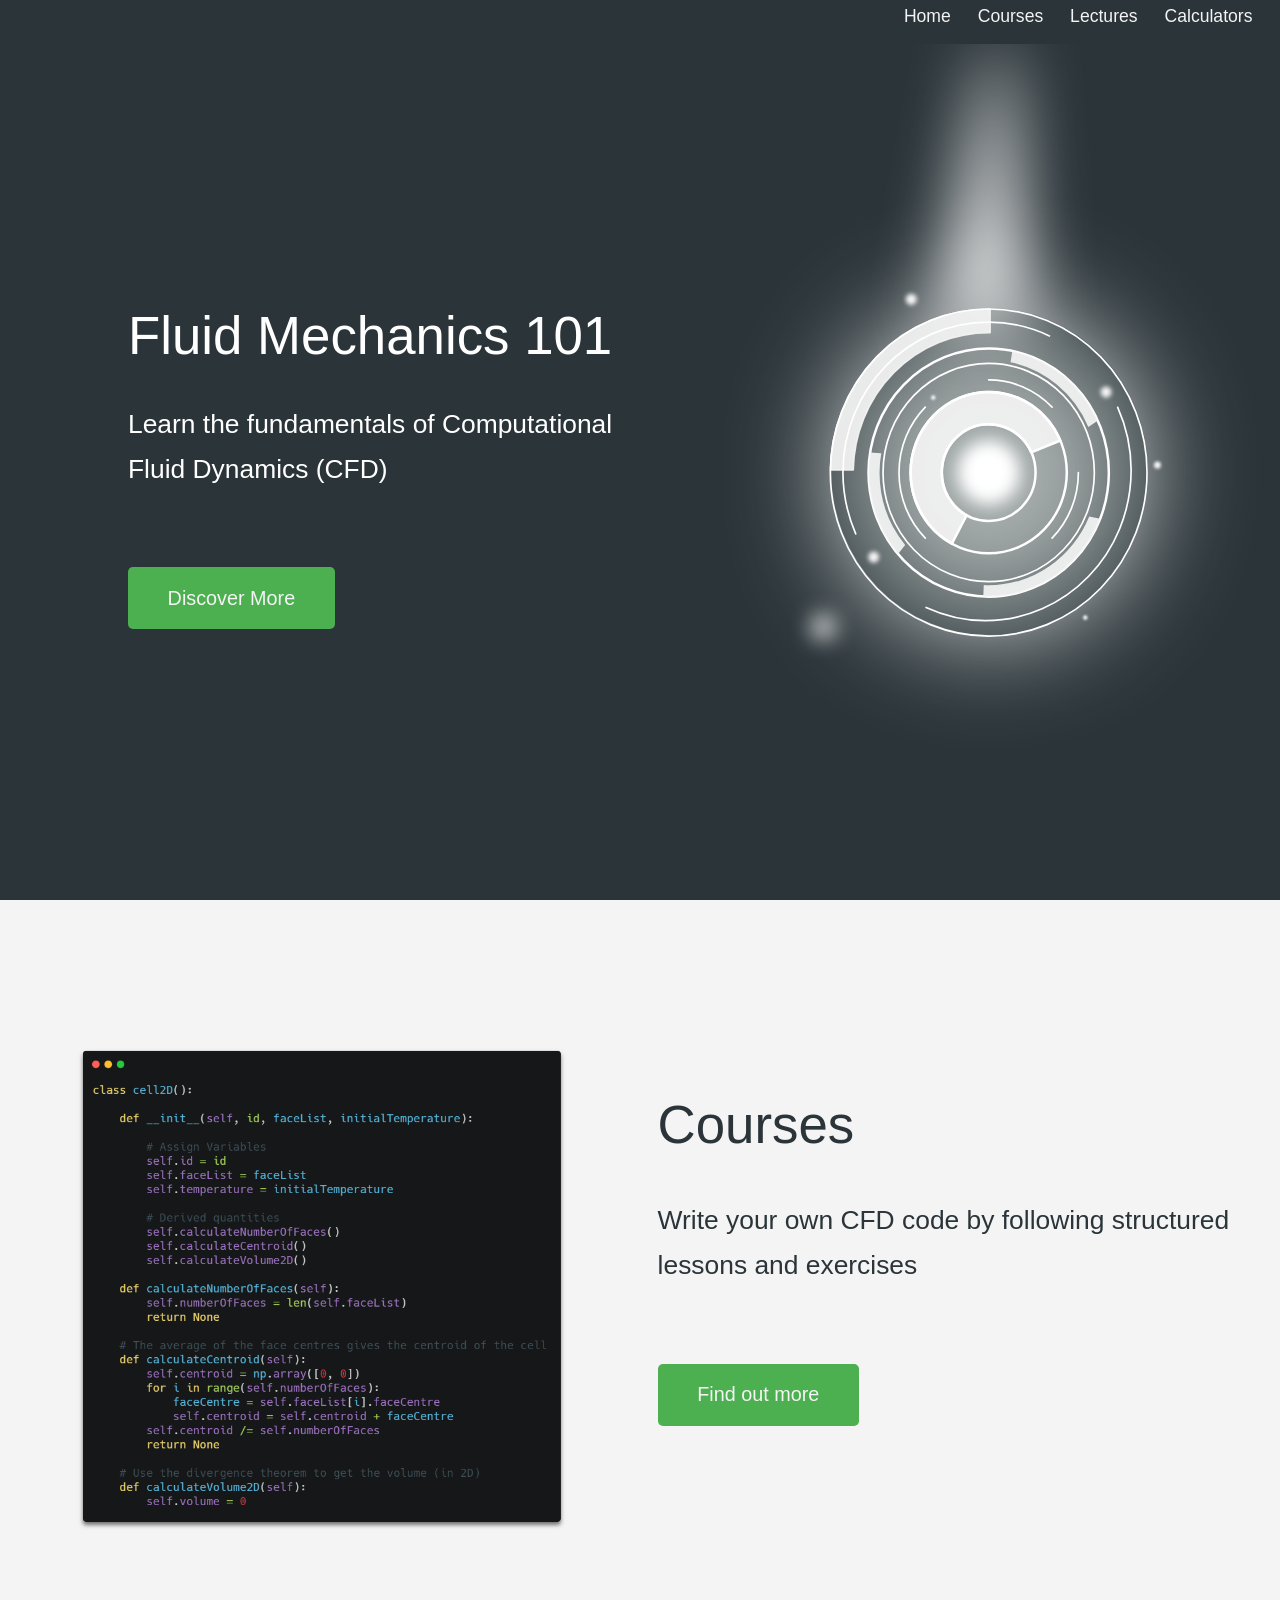
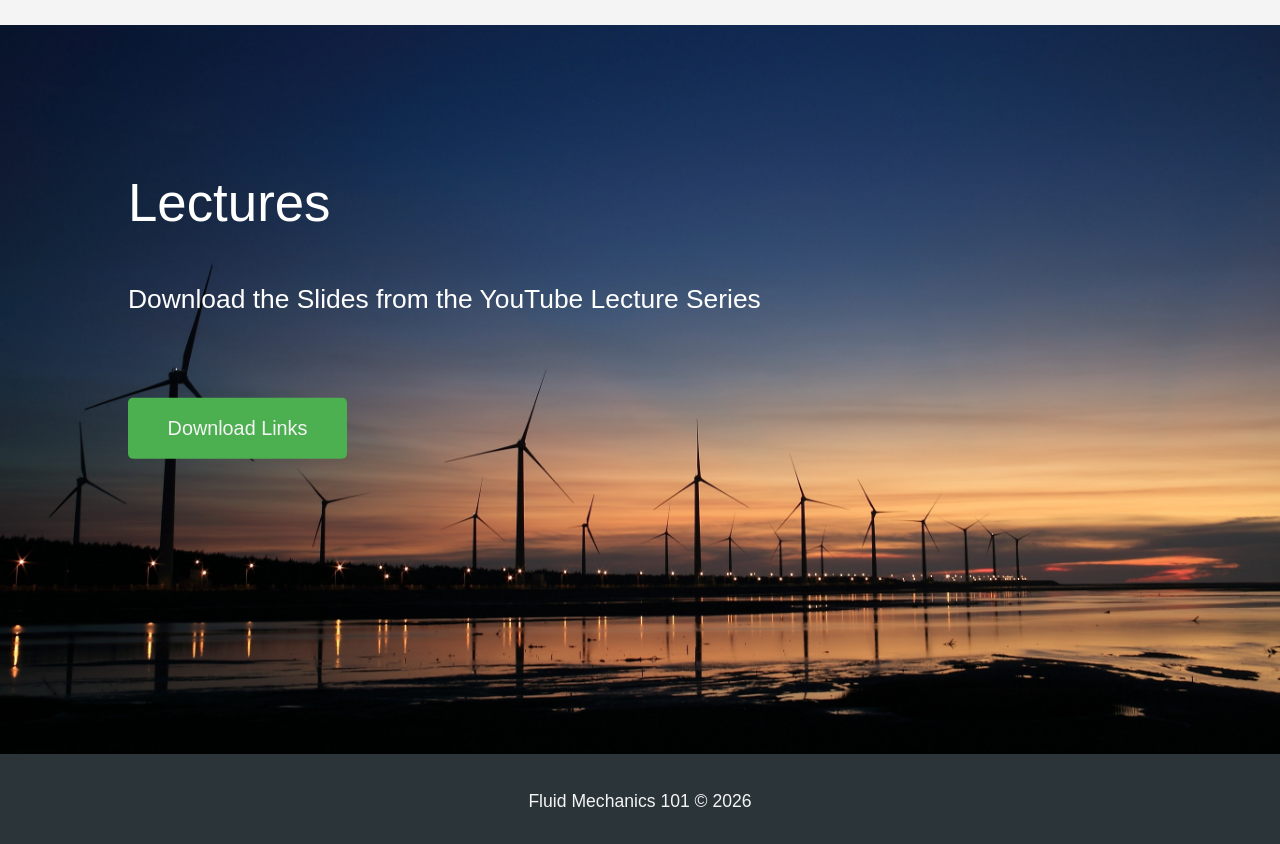
<file: index.html>
<!DOCTYPE html>
<html lang="en">
<head>
    <meta charset="utf-8">
    <meta name="viewport" content="width=device-width, initial-scale=1.0">
    <meta name="description" content="Learn Computational Fluid Dynamics (CFD). Discover key equations and references used by popular CFD codes">
    <meta name="keywords" content="Fluid Mechanics 101, CFD, OpenFOAM, ANSYS, ANSYS Fluent, SIMPLE Algorithm, Lectures, Calculators">
    <meta name="theme-color" content="#f4f4f4">
    <meta name="title" content="Fluid Mechanics 101">
    <link rel="stylesheet" type="text/css" href="css/style.css">
    <title>Fluid Mechanics 101</title>
</head>
<body>

    <!-- Nav Bar -->
    <nav class="main-nav">
      <ul>
        <li><a href="index.html">Home</a></li>
        <li><a href="pages/shop.html">Courses</a></li>
        <li><a href="pages/lectures.html">Lectures</a></li>
        <li><a href="pages/tools.html">Calculators</a></li>
      </ul>
    </nav>

    <!-- Header -->
    <header class="showcase">
        <div class="background background-main"></div>
        <div class="background-content">
            <h1 class="title"> Fluid Mechanics 101</h1>
            <p class = "text">Learn the fundamentals of Computational Fluid Dynamics (CFD)</p>
            <button id = "scroll-down-button" class="button" onclick="scrollDown()">Discover More</button>
        </div>
    </header>

    <!-- Courses -->
    <section class="bg-light">
        <div class="container-half-image grid-2">
            <div>
                <img
                  class="half-image"
                  src="img/carbonHalf.svg"
                  alt="Screenshot of CFD Fundamentals Course">
            </div>

            <div class="vertical-mid-align">
                <div class="half-image-right">
                    <h2 class="title">Courses</h2>
                    <p class = "text">
                        Write your own CFD code by following structured lessons and exercises
                    </p>
                    <a class="button" href="pages/shop.html">Find out more</a>
                </div>
            </div>

        </div>
    </section>

    <!-- Lectures -->
    <section class="bg-dark">
        <div class="pexels-container pexels-image">
            <img src="img/pexels.jpg" alt="CFD lectures from YouTube">
            <div class="pexels-block">
                <h2 class="title">Lectures</h2>
                <p class = "text">
                    Download the Slides from the YouTube Lecture Series
                </p>
                <a class="button" href="pages/lectures.html">Download Links</a>
            </div>
        </div>
    </section>

    <!-- Footer -->
    <button
      onclick="scrollToTop()"
      id="scrollTopButton"
      title="Go to top">
      Top
    </button>

    <footer class="centre bg-dark">
      <p>Fluid Mechanics 101 &copy; 2026</p>
    </footer>

    <!-- Render Blocking scripts and style sheets -->
    <script src="js/scrollButton.js" defer></script>
    <script src="js/scrollTopButton.js" defer></script>

</body>
</html>
</file>
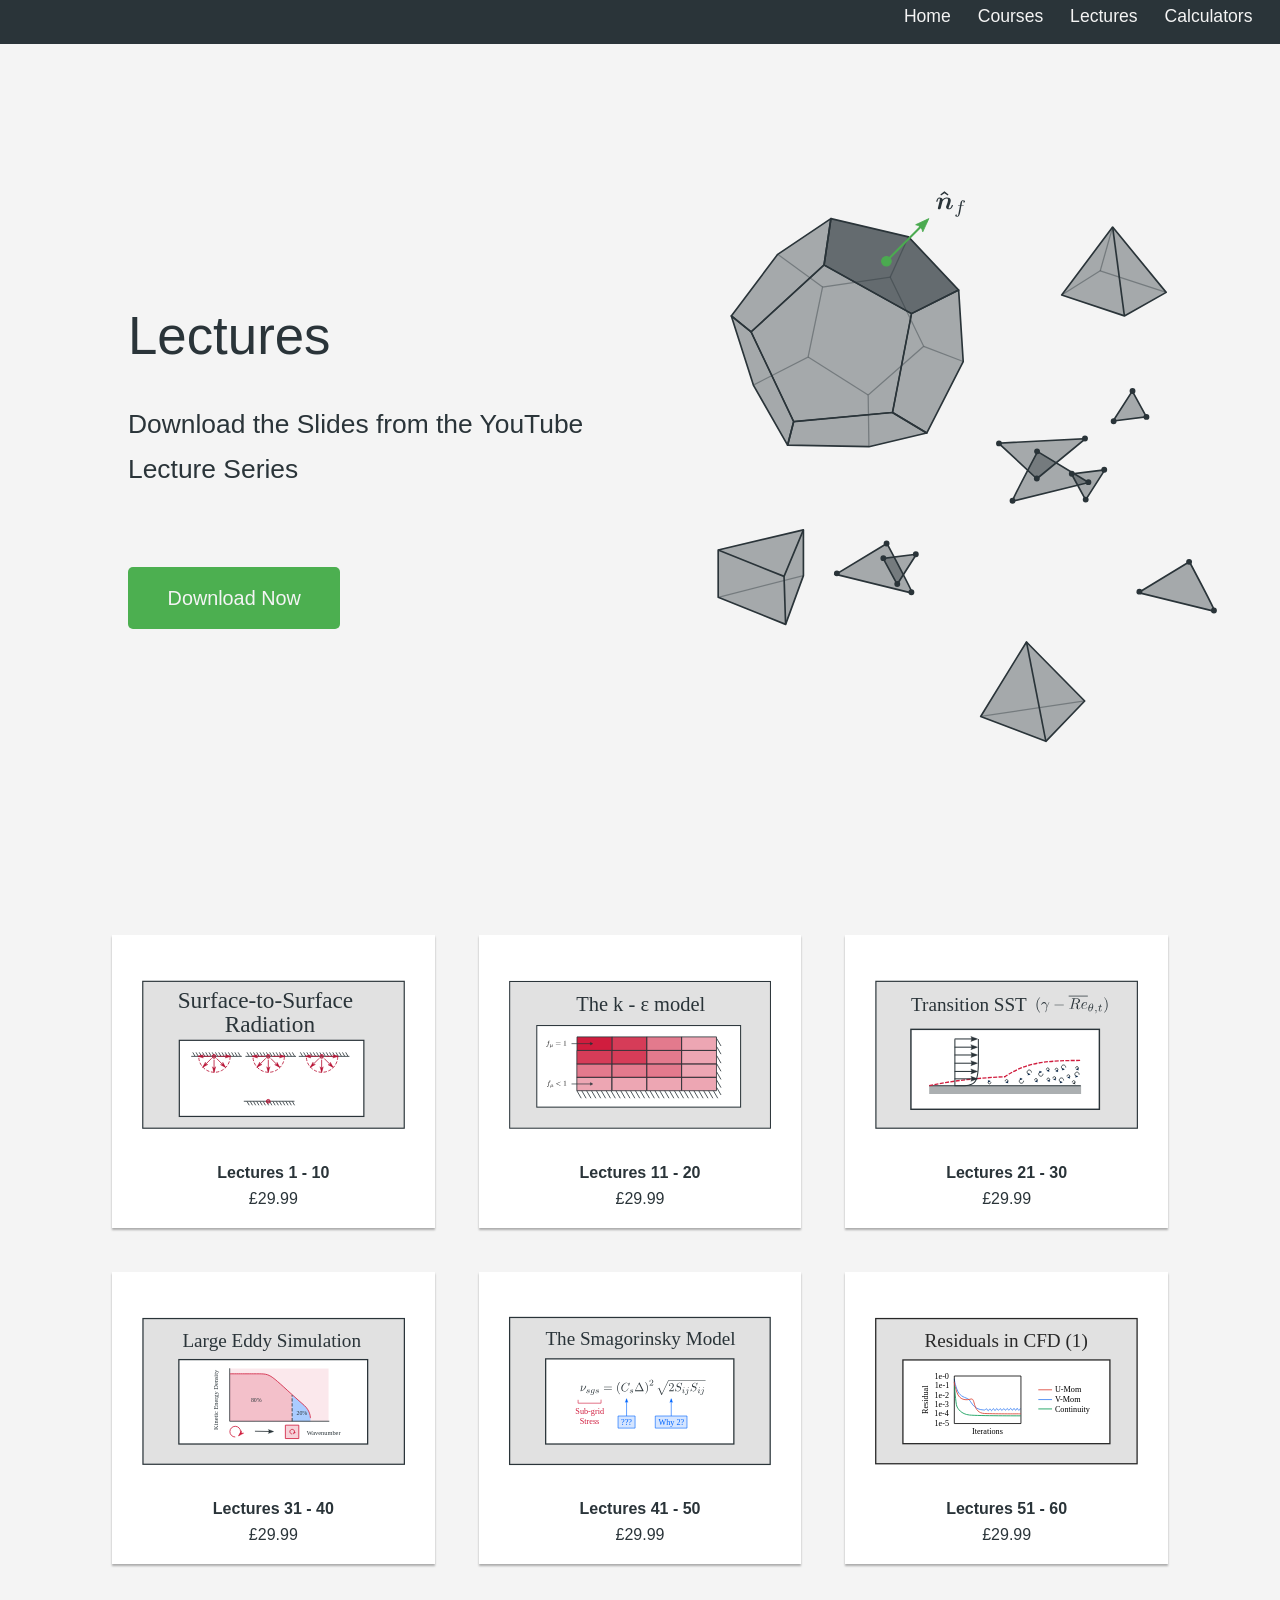
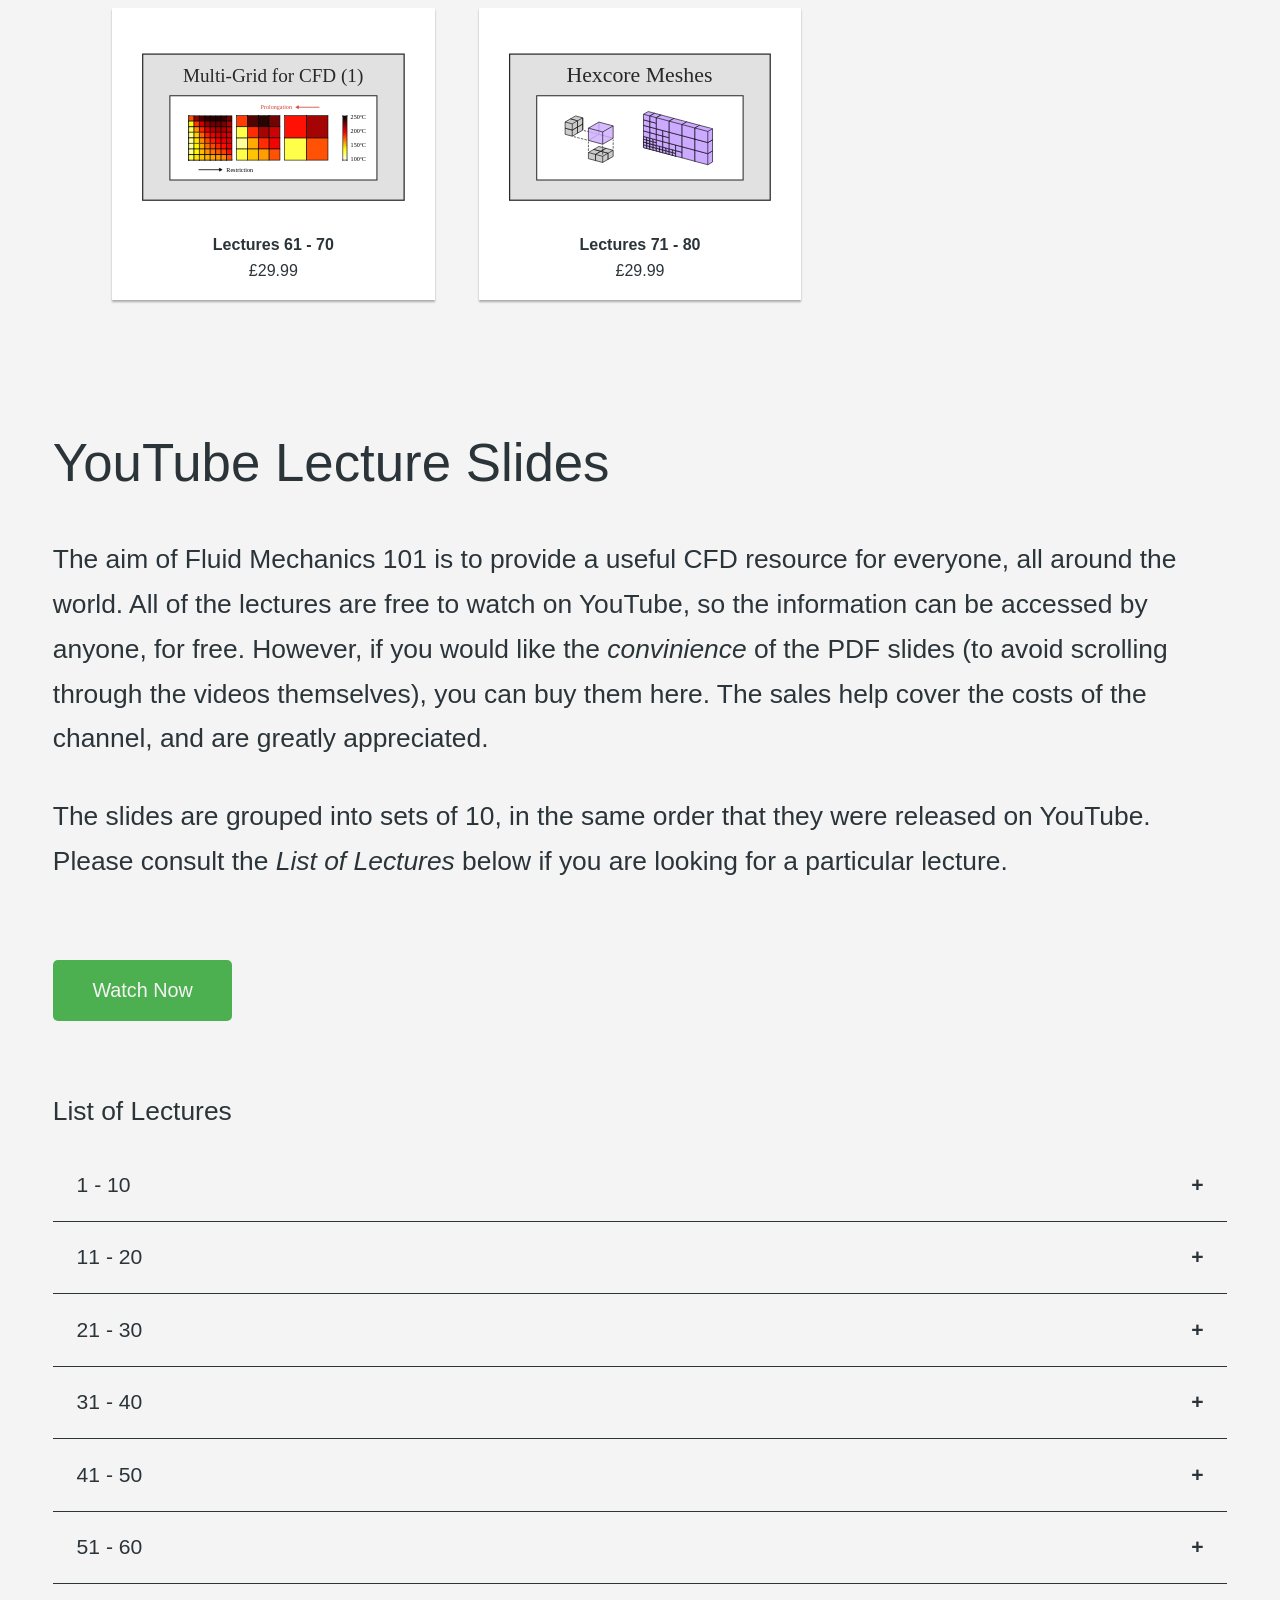
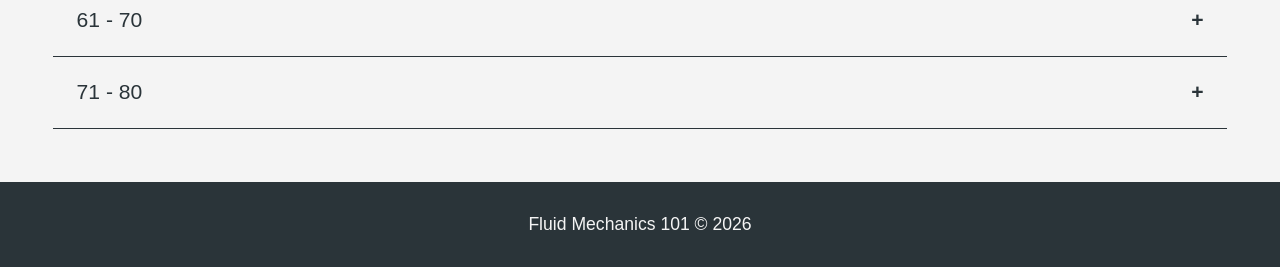
<file: pages/lectures.html>
<!DOCTYPE html>
<html lang="en">
<head>
    <meta charset="utf-8">
    <meta name="viewport" content="width=device-width, initial-scale=1.0">
    <meta name="description" content="Learn Computational Fluid Dynamics (CFD). Discover key equations and references used by popular CFD codes">
    <meta name="keywords" content="Fluid Mechanics 101, CFD, OpenFOAM, ANSYS, ANSYS Fluent, SIMPLE Algorithm, Lectures, Calculators">
    <meta name="theme-color" content="#f4f4f4">
    <meta name="title" content="Courses and Lectures">
    <link rel="stylesheet" type="text/css" href="../css/style.css">
    <title>Fluid Mechanics 101</title>
</head>
<body>

    <!-- Nav Bar -->
    <nav class="main-nav">
      <ul>
        <li><a href="../index.html">Home</a></li>
        <li><a href="shop.html">Courses</a></li>
        <li><a href="lectures.html">Lectures</a></li>
        <li><a href="tools.html">Calculators</a></li>
      </ul>
    </nav>

    <!-- Background Image -->
    <header class="showcase">
        <div class="background background-lectures bg-light"></div>
        <div class="background-content dark-font">
            <h1 class="title">Lectures</h1>
            <p class = "text">
                Download the Slides from the YouTube Lecture Series
            </p>
            <button id = "scroll-down-button" class="button" onclick="scrollDown()">Download Now</button>
        </div>
    </header>

    <!-- Lecture Notes -->
    <section class="bg-light">
        <div class="card-container card-grid">
            <a
              href="https://buy.stripe.com/aFa28rctkavg70D3M8cQU04"
              target="_blank"
              class="card card-click">
                <img src="../img/card-lecture-notes1.svg" alt="Avatar">
                <span class="text">
                    <h4>Lectures 1 - 10</h4>
                    <p class="centre">£29.99</p>
                </span>
            </a>
            <a
              href="https://buy.stripe.com/dRm00j9h8bzk98LeqMcQU05"
              target="_blank"
              class="card card-click">
                <img src="../img/card-lecture-notes2.svg" alt="Avatar">
                <span class="text">
                    <h4>Lectures 11 - 20</h4>
                    <p class="centre">£29.99</p>
                </span>
            </a>
            <a
              href="https://buy.stripe.com/6oUbJ1eBsdHsgBdfuQcQU06"
              target="_blank"
              class="card card-click">
                <img src="../img/card-lecture-notes3.svg" alt="Avatar">
                <span class="text">
                    <h4>Lectures 21 - 30</h4>
                    <p class="centre">£29.99</p>
                </span>
            </a>
            <a
              href="https://buy.stripe.com/3cIdR99h8cDogBd3M8cQU07"
              target="_blank"
              class="card card-click">
                <img src="../img/card-lecture-notes4.svg" alt="Avatar">
                <span class="text">
                    <h4>Lectures 31 - 40</h4>
                    <p class="centre">£29.99</p>
                </span>
            </a>
            <a
              href="https://buy.stripe.com/9B6aEX2SK8n84SvaawcQU08"
              target="_blank"
              class="card card-click">
                <img src="../img/card-lecture-notes5.svg" alt="Avatar">
                <span class="text">
                    <h4>Lectures 41 - 50</h4>
                    <p class="centre">£29.99</p>
                </span>
            </a>
            <a
              href="https://buy.stripe.com/4gMfZh50S7j4ckX5UgcQU09"
              target="_blank"
              class="card card-click">
                <img src="../img/card-lecture-notes6.svg" alt="Avatar">
                <span class="text">
                    <h4>Lectures 51 - 60</h4>
                    <p class="centre">£29.99</p>
                </span>
            </a>
            <a
              href="https://buy.stripe.com/3cI28r9h832O2KnfuQcQU0a"
              target="_blank"
              class="card card-click">
                <img src="../img/card-lecture-notes7.svg" alt="Avatar">
                <span class="text">
                    <h4>Lectures 61 - 70</h4>
                    <p class="centre">£29.99</p>
                </span>
            </a>
            <a
              href="https://buy.stripe.com/4gM00jctk1YK4SvdmIcQU0b"
              target="_blank"
              class="card card-click">
                <img src="../img/card-lecture-notes8.svg" alt="Avatar">
                <span class="text">
                    <h4>Lectures 71 - 80</h4>
                    <p class="centre">£29.99</p>
                </span>
            </a>
        </div>
    </section>

    <!-- Text Below Cards -->
    <section class="bg-light">

        <div class="container-yt bg-light">
            <h2 class="title">YouTube Lecture Slides</h2>
            <p class="text">
                The aim of Fluid Mechanics 101 is to provide a useful CFD resource for everyone, all around the world. All of the lectures are free to watch on YouTube, so the information can be accessed by anyone, for free. However, if you would like the <i>convinience</i> of the PDF slides (to avoid scrolling through the videos themselves), you can buy them here. The sales help cover the costs of the channel, and are greatly appreciated.
            </p>
            <p class="text">
              The slides are grouped into sets of 10, in the same order that they were released on YouTube. Please consult the <i>List of Lectures</i> below if you are looking for a particular lecture.
            </p>
            <a
              href="https://www.youtube.com/channel/UCcqQi9LT0ETkRoUu8eYaEkg"
              target="_blank"
              class="button">
              Watch Now</a>
        </div>
    </section>

    <!-- Accordion Menu -->
    <section class="bg-light">
        <div class="container-accordion">
            <div class="accordion-title">
                <h2 class="title">List of Lectures</h2>
            </div>

            <button class="accordion accordion-light">1 - 10</button>
            <div class="panel panel-light">
                <ol>
                    <li>What are Wall Functions and How do they work? </li>
                    <li>How to solve incompressible Navier-Stokes (SIMPLE Algorithm)</li>
                    <li>What are Thermal (Temperature) Wall Functions?</li>
                    <li>How do Aerofoils generate Lift?</li>
                    <li>How do Wind Turbine Rotors Really Work?</li>
                    <li>When should I use the Boussinesq Approximation in Bouyancy Driven (Natural Convection) Flows?</li>
                    <li>What form of the Energy Equation should I use for both Solids and Fluid Flow?</li>
                    <li>What is the difference between Upwind, Linear Upwind and Central Differencing?</li>
                    <li>When and Why do I need Operating Pressure, Temperature and Density?</li>
                    <li>How does the Surface-to-Surface (S2S) Radiation Model Work?</li>
                </ol>
            </div>

            <button class="accordion accordion-light">11 - 20</button>
            <div class="panel panel-light">
                <ol>
                    <li value="11">What wall functions do I need for epsilon? </li>
                    <li>What wall functions do I need for turbulent kinetic energy?</li>
                    <li>How are wall functions modified for roughness?</li>
                    <li>The k-&#969; SST turbulence model</li>
                    <li>The finite volume method in CFD</li>
                    <li>What is the difference between y<sup>+</sup> and y<sup>*</sup>?</li>
                    <li>How fine should my CFD mesh be?</li>
                    <li>Mesh Non-Orthogonality</li>
                    <li>Eulerian multi-phase modelling</li>
                    <li>The k-&#949; turbulence model</li>
                </ol>
            </div>

            <button class="accordion accordion-light">21 - 30</button>
            <div class="panel panel-light">
                <ol>
                    <li value="21">y+ for Laminar Flow</li>
                    <li>Non-Newtonian Flows in CFD</li>
                    <li>The Transition SST Model</li>
                    <li>Shell Conduction in CFD</li>
                    <li>Porous Zones in CFD</li>
                    <li>Green Gauss Cell and Node Based Gradients</li>
                    <li>Least Squares Gradient</li>
                    <li>Green-Gauss Node Based Gradient</li>
                    <li>The PISO Algorithm</li>
                    <li>Cell Volume Calculation</li>
                </ol>
            </div>

            <button class="accordion accordion-light">31 - 40</button>
            <div class="panel panel-light">
                <ol>
                    <li value="31">Non-Orthogonal Correctors 2: The Over-Relaxed Approach</li>
                    <li>The Spalart-Allmaras Turbulence Model</li>
                    <li>The Discrete Ordinates (DO) Radiation Model</li>
                    <li>Lagrangian Particle Tracking</li>
                    <li>Multiple Reference Frames (MRF)</li>
                    <li>Pressure Inlets in CFD</li>
                    <li>The k - &#969; Turbulence Model</li>
                    <li>The Courant Number</li>
                    <li>Large Eddy Simulation (1): Introduction</li>
                    <li>Enhanced Wall Functions in ANSYS Fluent</li>
                </ol>
            </div>

            <button class="accordion accordion-light">41 - 50</button>
            <div class="panel panel-light">
                <ol>
                    <li value="41">Large Eddy Simulation (2): Turbulent Kinetic Energy</li>
                    <li>Heat Transfer Coefficient in Fluent, OpenFOAM and CFX</li>
                    <li>Large Eddy Simulation (3): Sub-Grid Modelling</li>
                    <li>Eddy Viscosity Turbulence Models</li>
                    <li>The Smagorinsky Turbulence Model</li>
                    <li>The Smagorinsky Turbulence Model (Part 2)</li>
                    <li>Convection Boundary Condition</li>
                    <li>Inflation Layers / Prism Layers in CFD</li>
                    <li>Rhie & Chow Interpolation (Part 1)</li>
                    <li>Rhie & Chow Interpolation (Part 2): Staggered Grids</li>
                </ol>
            </div>

            <button class="accordion accordion-light">51 - 60</button>
            <div class="panel panel-light">
                <ol>
                    <li value="51">Rhie & Chow Interpolation (Part 3)</li>
                    <li>Residuals in CFD (Part 1)</li>
                    <li>Residuals in CFD (Part 2)</li>
                    <li>Residuals in CFD (Part 3)</li>
                    <li>Residuals in CFD (Part 4)</li>
                    <li>Relaxation in CFD (Part 1)</li>
                    <li>Relaxation in CFD (Part 2)</li>
                    <li>Relaxation in CFD (Part 3)</li>
                    <li>Pseudo-Transients for Steady State CFD (Part 1)</li>
                    <li>Pseudo-Transients for Steady State CFD (Part 2)</li>
                </ol>
            </div>

            <button class="accordion accordion-light">61 - 70</button>
            <div class="panel panel-light">
                <ol>
                    <li value="61">Pseudo-Transients for Steady State CFD (Part 3)</li>
                    <li>Aspect Ratio Warnings</li>
                    <li>Gauss-Seidel Algorithm</li>
                    <li>Turbulence Intensity</li>
                    <li>Multi-Grid for CFD (Part 1)</li>
                    <li>Multi-Grid for CFD (Part 2)</li>
                    <li>Conjugate Gradient for CFD (Part 1)</li>
                    <li>Conjugate Gradient for CFD (Part 2)</li>
                    <li>The Material Derivative</li>
                    <li>Pyramids, Wedges and Stair-Stepping</li>
                </ol>
            </div>

            <button class="accordion accordion-light">71 - 80</button>
            <div class="panel panel-light">
                <ol>
                    <li value="71">Hexcore Meshes</li>
                    <li>Pressure-based Coupled Solver (Part 1)</li>
                    <li>Pressure-based Coupled Solver (Part 2)</li>
                    <li>Numerical/Artifical Diffusion</li>
                    <li>Inflation Layers and Corners</li>
                    <li>H/A in OpenFOAM (Part 1)</li>
                    <li>H/A in OpenFOAM (Part 2)</li>
                    <li>Derivation of the Transport Equation for k (Part 1)</li>
                    <li>Derivation of the Transport Equation for k (Part 2)</li>
                    <li>simpleGrading for blockMesh (<i>pre-release</i>)</li>
                </ol>
            </div>
        </div>
    </section>

    <!-- Footer -->
    <button
      onclick="scrollToTop()"
      id="scrollTopButton"
      title="Go to top">
      Top
    </button>

    <footer class="centre bg-dark">
      <p>Fluid Mechanics 101 &copy; 2026</p>
    </footer>

    <!-- Render Blocking scripts and style sheets -->
    <script src="../js/scrollButton.js" defer></script>
    <script src="../js/scrollTopButton.js" defer></script>
    <script src="../js/accordion.js" defer></script>

</body>
</html>
</file>
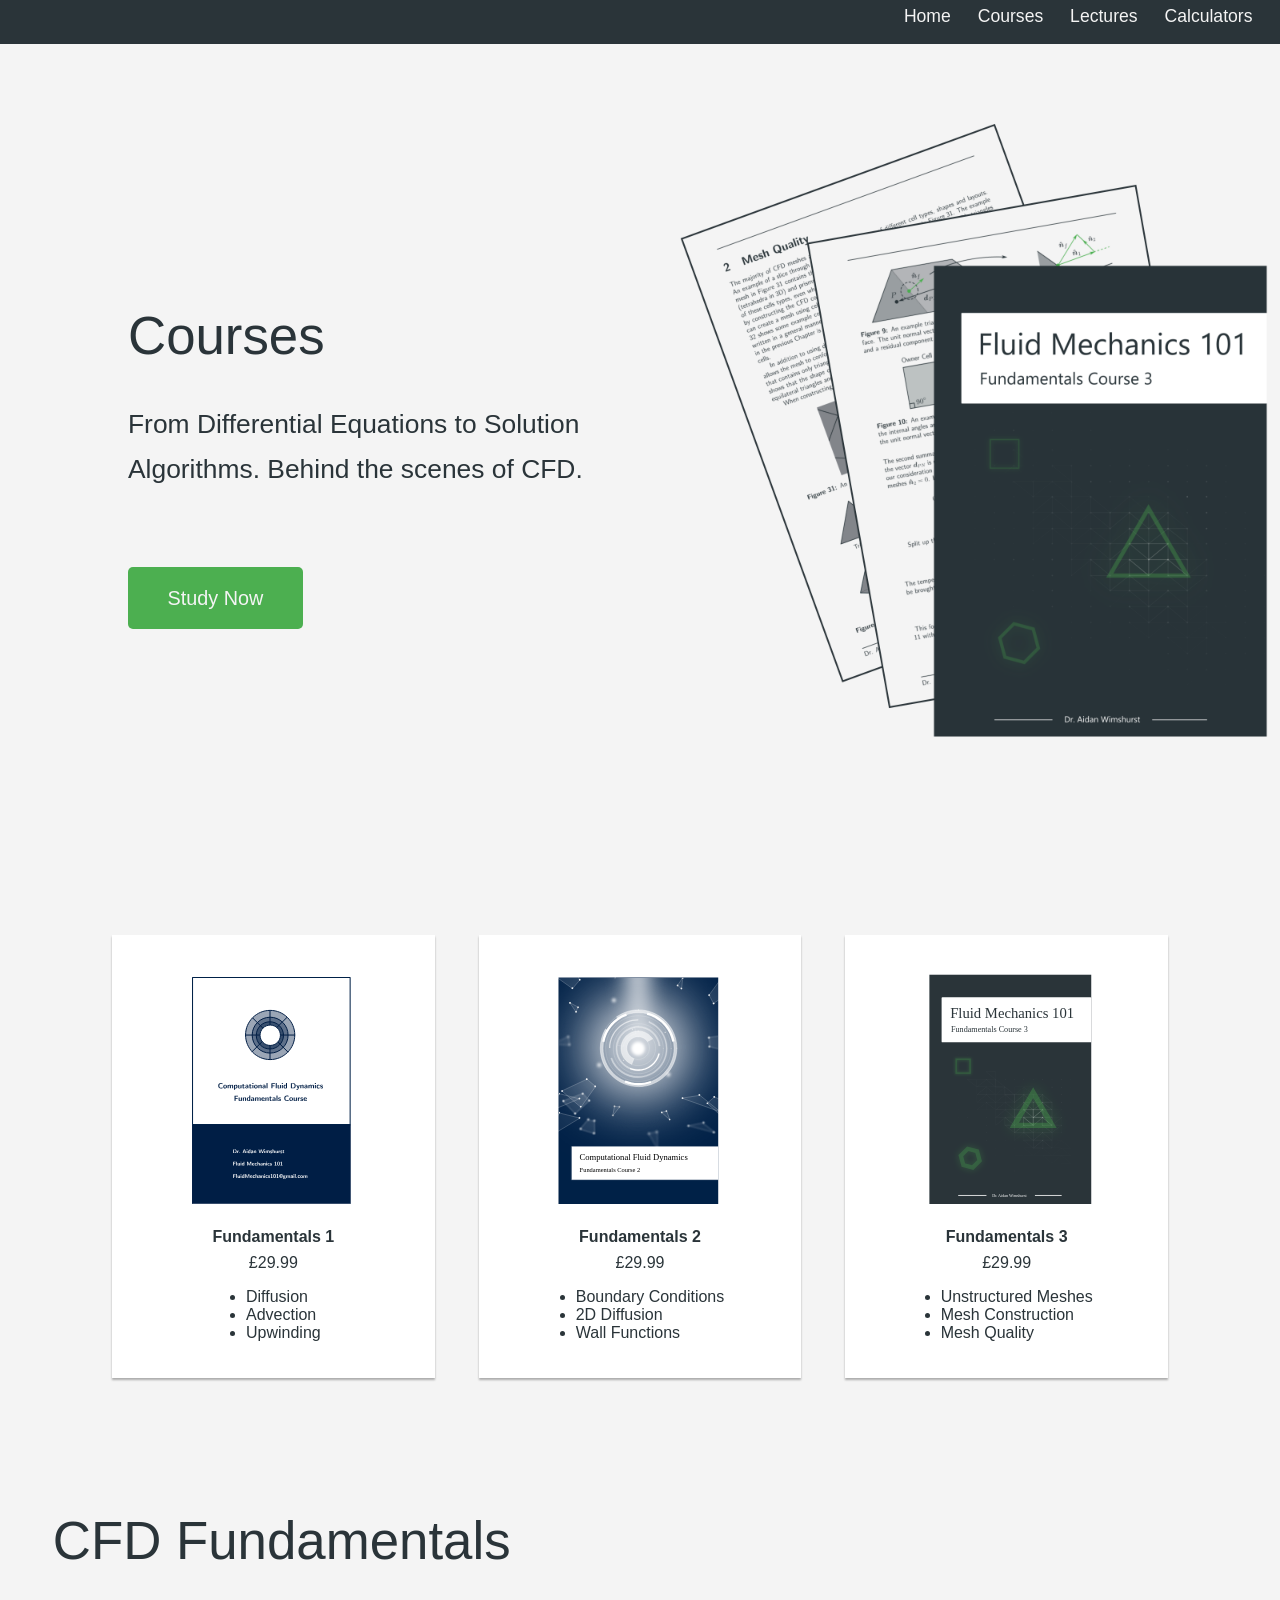
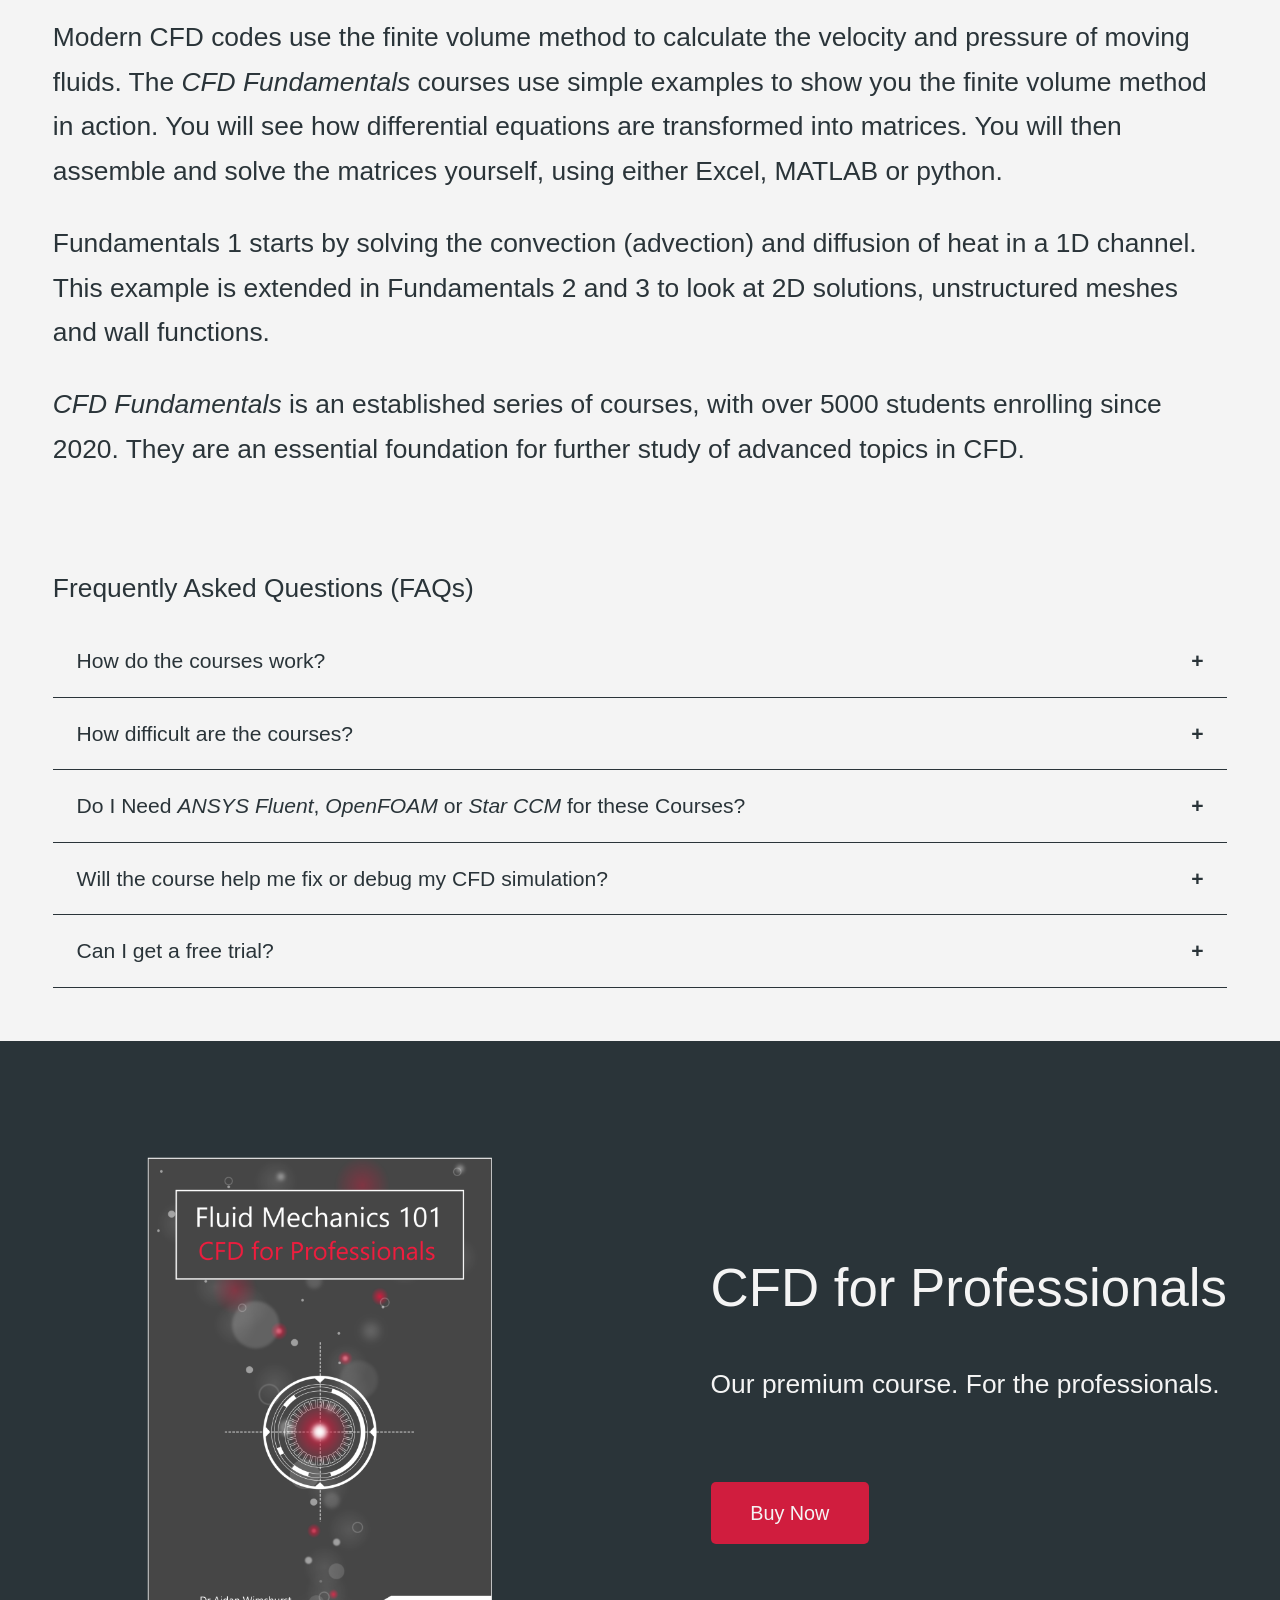
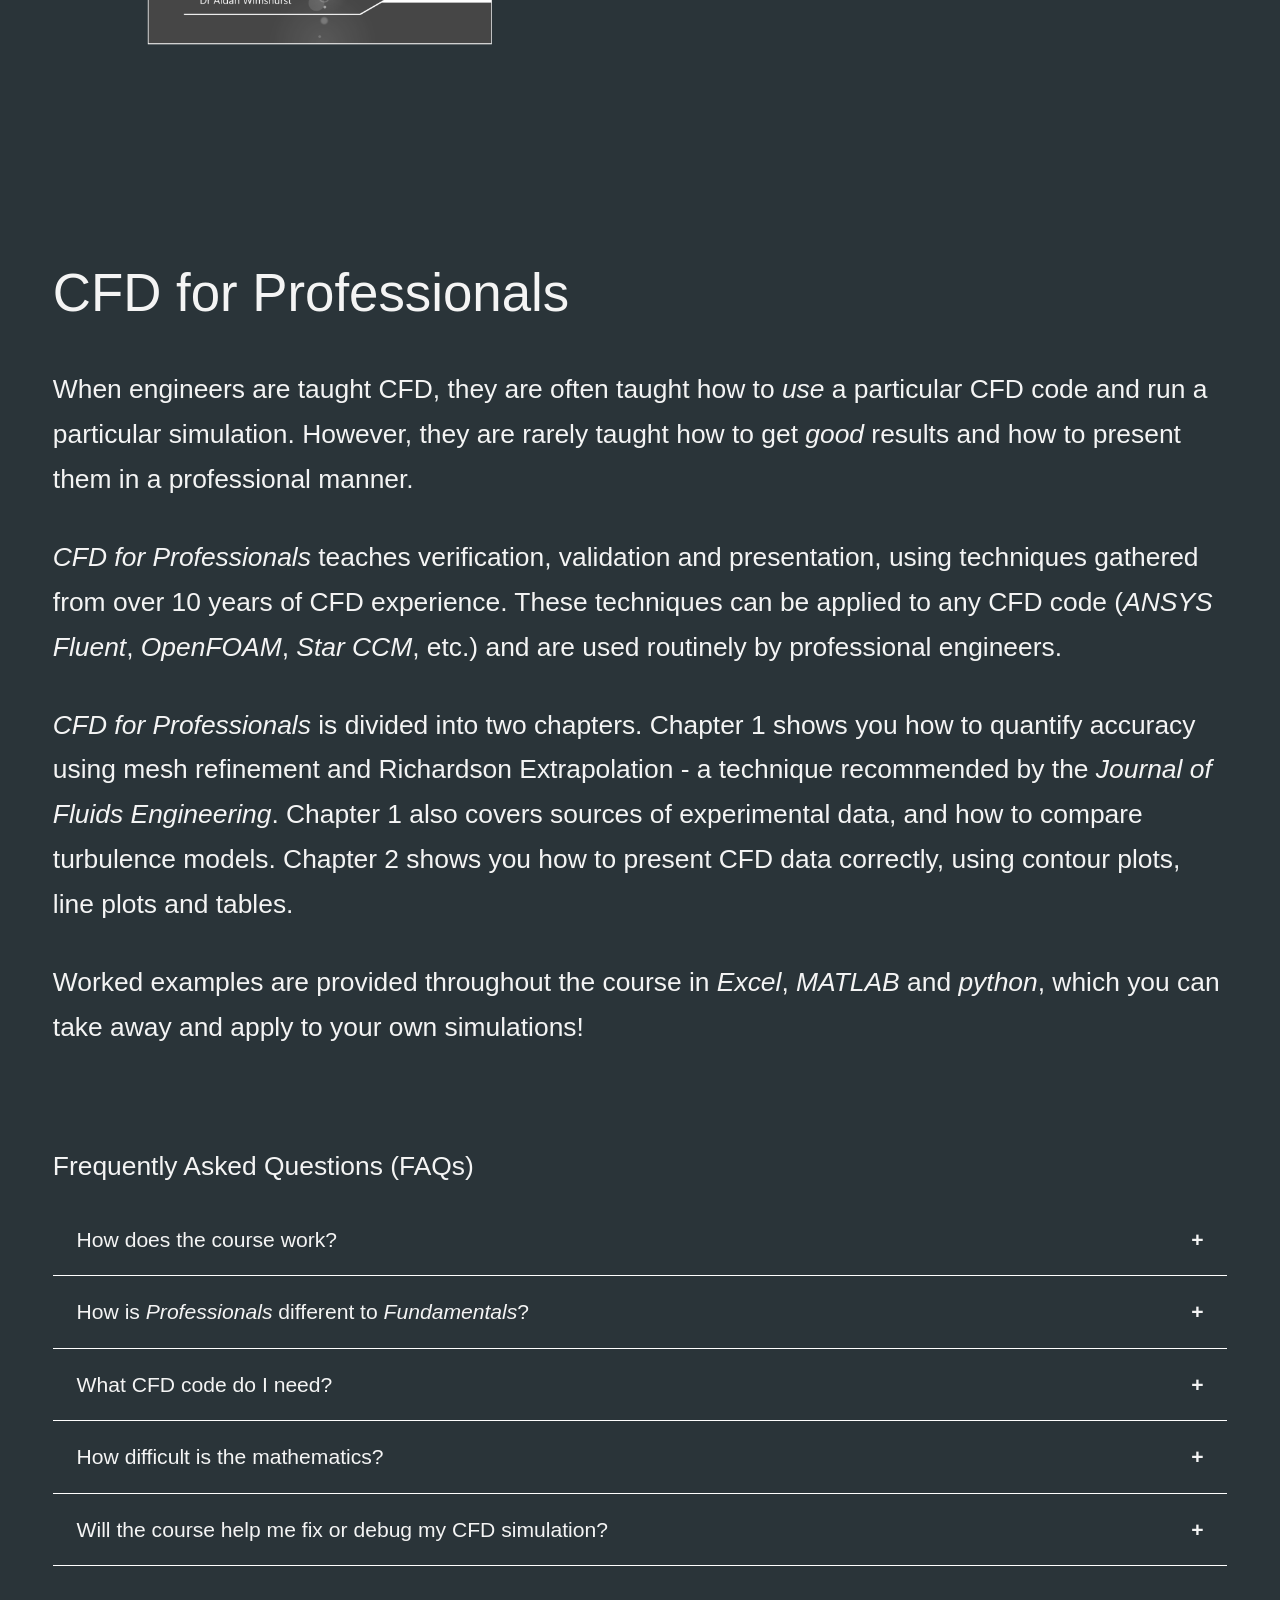
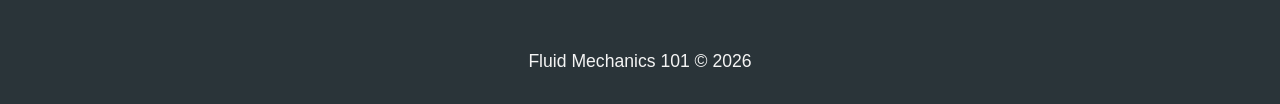
<file: pages/shop.html>
<!DOCTYPE html>
<html lang="en">
<head>
    <meta charset="utf-8">
    <meta name="viewport" content="width=device-width, initial-scale=1.0">
    <meta name="description" content="Learn Computational Fluid Dynamics (CFD). Discover key equations and references used by popular CFD codes">
    <meta name="keywords" content="Fluid Mechanics 101, CFD, OpenFOAM, ANSYS, ANSYS Fluent, SIMPLE Algorithm, Lectures, Calculators">
    <meta name="theme-color" content="#f4f4f4">
    <meta name="title" content="Courses and Lectures">
    <link rel="stylesheet" type="text/css" href="../css/style.css">
    <title>Fluid Mechanics 101</title>
</head>
<body>

    <!-- Nav Bar -->
    <nav class="main-nav">
      <ul>
        <li><a href="../index.html">Home</a></li>
        <li><a href="shop.html">Courses</a></li>
        <li><a href="lectures.html">Lectures</a></li>
        <li><a href="tools.html">Calculators</a></li>
      </ul>
    </nav>

    <!-- Hero image -->
    <header class="showcase">
        <div class="background background-courses bg-light"></div>
        <div class="background-content dark-font">
            <h1 class="title">Courses</h1>
            <p class = "text">
                From Differential Equations to Solution Algorithms. Behind the scenes of CFD.
            </p>
            <button
              id="scroll-down-button"
              class="button"
              onclick="scrollDown()">Study Now</button>
        </div>
    </header>

    <!-- Cards -->
    <section class="bg-light">
        <div class="card-container card-grid">
            <a
              href="https://buy.stripe.com/8x200jeBs9rc98LbeAcQU00"
              target="_blank"
              class="card card-click">
                <img src="../img/card-course1.svg" alt="Avatar">
                <span class="text-block">
                    <h4>Fundamentals 1</h4>
                    <p class="centre">£29.99</p>
                    <ul>
                        <li>Diffusion</li>
                        <li>Advection</li>
                        <li>Upwinding</li>
                    </ul>
                </span>
            </a>
            <a
              href="https://buy.stripe.com/5kQaEX9h81YKfx93M8cQU02"
              target="_blank"
              class="card card-click">
                <img
                  src="../img/card-course2.svg"
                  alt="Fundamentals Course 2 card">
                <span class="text-block">
                    <h4>Fundamentals 2</h4>
                    <p class="centre">£29.99</p>
                    <ul>
                        <li>Boundary Conditions</li>
                        <li>2D Diffusion</li>
                        <li>Wall Functions</li>
                    </ul>
                </span>
            </a>
            <a
              href="https://buy.stripe.com/14A00j50SfPA1GjfuQcQU01"
              target="_blank"
              class="card card-click">
                <img
                  src="../img/card-course3.svg"
                  alt="Fundamentals Course 3 card">
                <span class="text-block">
                    <h4>Fundamentals 3</h4>
                    <p class="centre">£29.99</p>
                    <ul>
                        <li>Unstructured Meshes</li>
                        <li>Mesh Construction</li>
                        <li>Mesh Quality</li>
                    </ul>
                </span>
            </a>
        </div>
    </section>

    <!-- Text Below Cards -->
    <section class="bg-light">
        <div class="container-yt bg-light">
            <h2 class="title">CFD Fundamentals</h2>
            <div class="text">
                <p>Modern CFD codes use the finite volume method to calculate the velocity and pressure of moving fluids. The <i>CFD Fundamentals</i> courses use simple examples to show you the finite volume method in action. You will see how differential equations are transformed into matrices. You will then assemble and solve the matrices yourself, using either Excel, MATLAB or python.</p>
                <p>Fundamentals 1 starts by solving the convection (advection) and diffusion of heat in a 1D channel. This example is extended in Fundamentals 2 and 3 to look at 2D solutions, unstructured meshes and wall functions.</p>
                <p>
                  <i>CFD Fundamentals</i> is an established series of courses, with over 5000 students enrolling since 2020. They are an essential foundation for further study of advanced topics in CFD.
                </p>
            </div>
        </div>
    </section>

    <!-- Accordion Menu -->
    <section class="bg-light">
        <div class="container-accordion">
            <div class="accordion-title">
                <h2 style="font-weight: normal">Frequently Asked Questions (FAQs)</h2>
            </div>

            <button class="accordion accordion-light">How do the courses work?</button>
            <div class="panel panel-light">
                <p>The courses are delivered using video lectures and a course textbook. Worked examples are provided in <i>Microsoft Excel</i>, <i>MATLAB</i> and <i>python</i>, so that you can explore the matrices and formulae for yourself. You will be looking behind the scenes at how CFD codes actually work!</p>
            </div>

            <button class="accordion accordion-light">How difficult are the courses?</button>
            <div class="panel panel-light">
              <p><i>Easy/Medium difficulty</i>. The courses require basic understanding of differential equations, matrices and vector calculus at first year undergraduate level. All the examples and exercises are fully explained, so the courses are easy to complete.</p>
            </div>

            <button class="accordion accordion-light">Do I Need <i>ANSYS Fluent</i>, <i>OpenFOAM</i> or <i>Star CCM</i> for these Courses?</button>
            <div class="panel panel-light">
              <p><i>No</i>. The worked examples are provided in <i>Microsoft Excel</i>, <i>MATLAB</i> and <i>python</i>, so you don't need a particular CFD code.</p>
            </div>

            <button class="accordion accordion-light">Will the course help me fix or debug my CFD simulation?</button>
            <div class="panel panel-light">
                <p><i>No</i>. The courses provide fundamental theory, not specific debugging advice or troubleshooting.</p>
            </div>

            <button class="accordion accordion-light">Can I get a free trial?</button>
            <div class="panel panel-light">
                <p><i>Yes</i>. Here is a free trial of <i>Fundamentals 1</i>.</p>
                <a
                  href="../pdf/fundamentalsCourseTrialVersion.zip"
                  target="_blank"
                  rel="noreferrer"
                  class="download-button">
                <img
                  src="../img/downloadSymbol.svg"
                  alt="Download Link">Download Free Trial</a>
                <p></p>
            </div>
        </div>
    </section>

    <!-- Professionals Course -->
    <section class="bg-dark">
        <div class="container-half-image grid-2">
            <div>
                <img
                  class="half-image"
                  src="../img/professionals.png"
                  alt="Image of Professionals Course">
            </div>

            <div class="vertical-mid-align">
                <div class="half-image-right">
                    <h2 class="title">CFD for Professionals</h2>
                    <p class="text">
                        Our premium course. For the professionals.
                    </p>
                    <a
                      href="https://buy.stripe.com/9B63cv3WOcDo98LbeAcQU03"
                      target="_blank"
                      class="red-button">Buy Now</a>
                </div>
            </div>
        </div>
    </section>

    <!-- Text below Professionals -->
    <section class="bg-dark">
        <div class="container-yt bg-dark">
            <h2 class="title">CFD for Professionals</h2>
            <p class="text">
              When engineers are taught CFD, they are often taught how to <i>use</i> a particular CFD code and run a particular simulation. However, they are rarely taught how to get <i>good</i> results and how to present them in a professional manner.
              </p>
            <p class="text">
              <i>CFD for Professionals</i> teaches verification, validation and presentation, using techniques gathered from over 10 years of CFD experience. These techniques can be applied to any CFD code (<i>ANSYS Fluent</i>, <i>OpenFOAM</i>, <i>Star CCM</i>, etc.) and are used routinely by  professional engineers.
            </p>
            <p class="text"><i>CFD for Professionals</i> is divided into two chapters. Chapter 1 shows you how to quantify accuracy using mesh refinement and Richardson Extrapolation - a technique recommended by the <i>Journal of Fluids Engineering</i>. Chapter 1 also covers sources of experimental data, and how to compare turbulence models. Chapter 2 shows you how to present CFD data correctly, using contour plots, line plots and tables. </p>

            <p class="text">Worked examples are provided throughout the course in <i>Excel</i>, <i>MATLAB</i> and <i>python</i>, which you can take away and apply to your own simulations!</p>
        </div>
    </section>

    <!-- Accordion Menu -->
    <section class="bg-dark">
        <div class="container-accordion">
            <div class="accordion-title">
                <h2 class="title">Frequently Asked Questions (FAQs)</h2>
            </div>
            <button class="accordion accordion-dark">How does the course work?</button>
            <div class="panel panel-dark">
                <p>The course is delivered using video lectures and a course textbook. A series of suggested exercises are provided to support the lectures. They can be carried out using any CFD code. Answers are provided in <i>Microsoft Excel</i>, <i>MATLAB</i> and <i>python</i>.</p>
            </div>

            <button class="accordion accordion-dark">How is <i>Professionals</i> different to <i>Fundamentals</i>?</button>
            <div class="panel panel-dark">
                <p><i>Professionals</i> shows you how to <i>use</i> modern CFD codes to improve the quality of your simulations. <i>Fundamentals</i> shows you how CFD codes <i>work</i> using the finite volume method.</p>
            </div>

            <button class="accordion accordion-dark">What CFD code do I need?</button>
            <div class="panel panel-dark">

              <p>You can use <i>any</i> CFD code to complete the course, as long as you can run simulations and extract results from it!</p>
            </div>

            <button class="accordion accordion-dark">How difficult is the mathematics?</button>
            <div class="panel panel-dark">
                <p><i>Easy/Medium</i>. The suggested exercises use logarithms, exponentials and root finding algorithms (at first year undergraduate level). All the exercises are fully explained, so the course is easy to complete, despite the mathematics.</div>

            <button class="accordion accordion-dark">Will the course help me fix or debug my CFD simulation?</button>
            <div class="panel panel-dark">
                 <p><i>No</i>. The course provides analysis methods and techniques, not specific debugging advice or troubleshooting.</p>
            </div>
        </div>
    </section>

    <!-- Footer -->
    <button
      onclick="scrollToTop()"
      id="scrollTopButton"
      title="Go to top">
      Top
    </button>

    <footer class="centre bg-dark">
      <p>Fluid Mechanics 101 &copy; 2026</p>
    </footer>

    <!-- Render Blocking scripts and style sheets -->
    <script src="../js/scrollButton.js" defer></script>
    <script src="../js/scrollTopButton.js" defer></script>
    <script src="../js/accordion.js" defer></script>

</body>
</html>
</file>
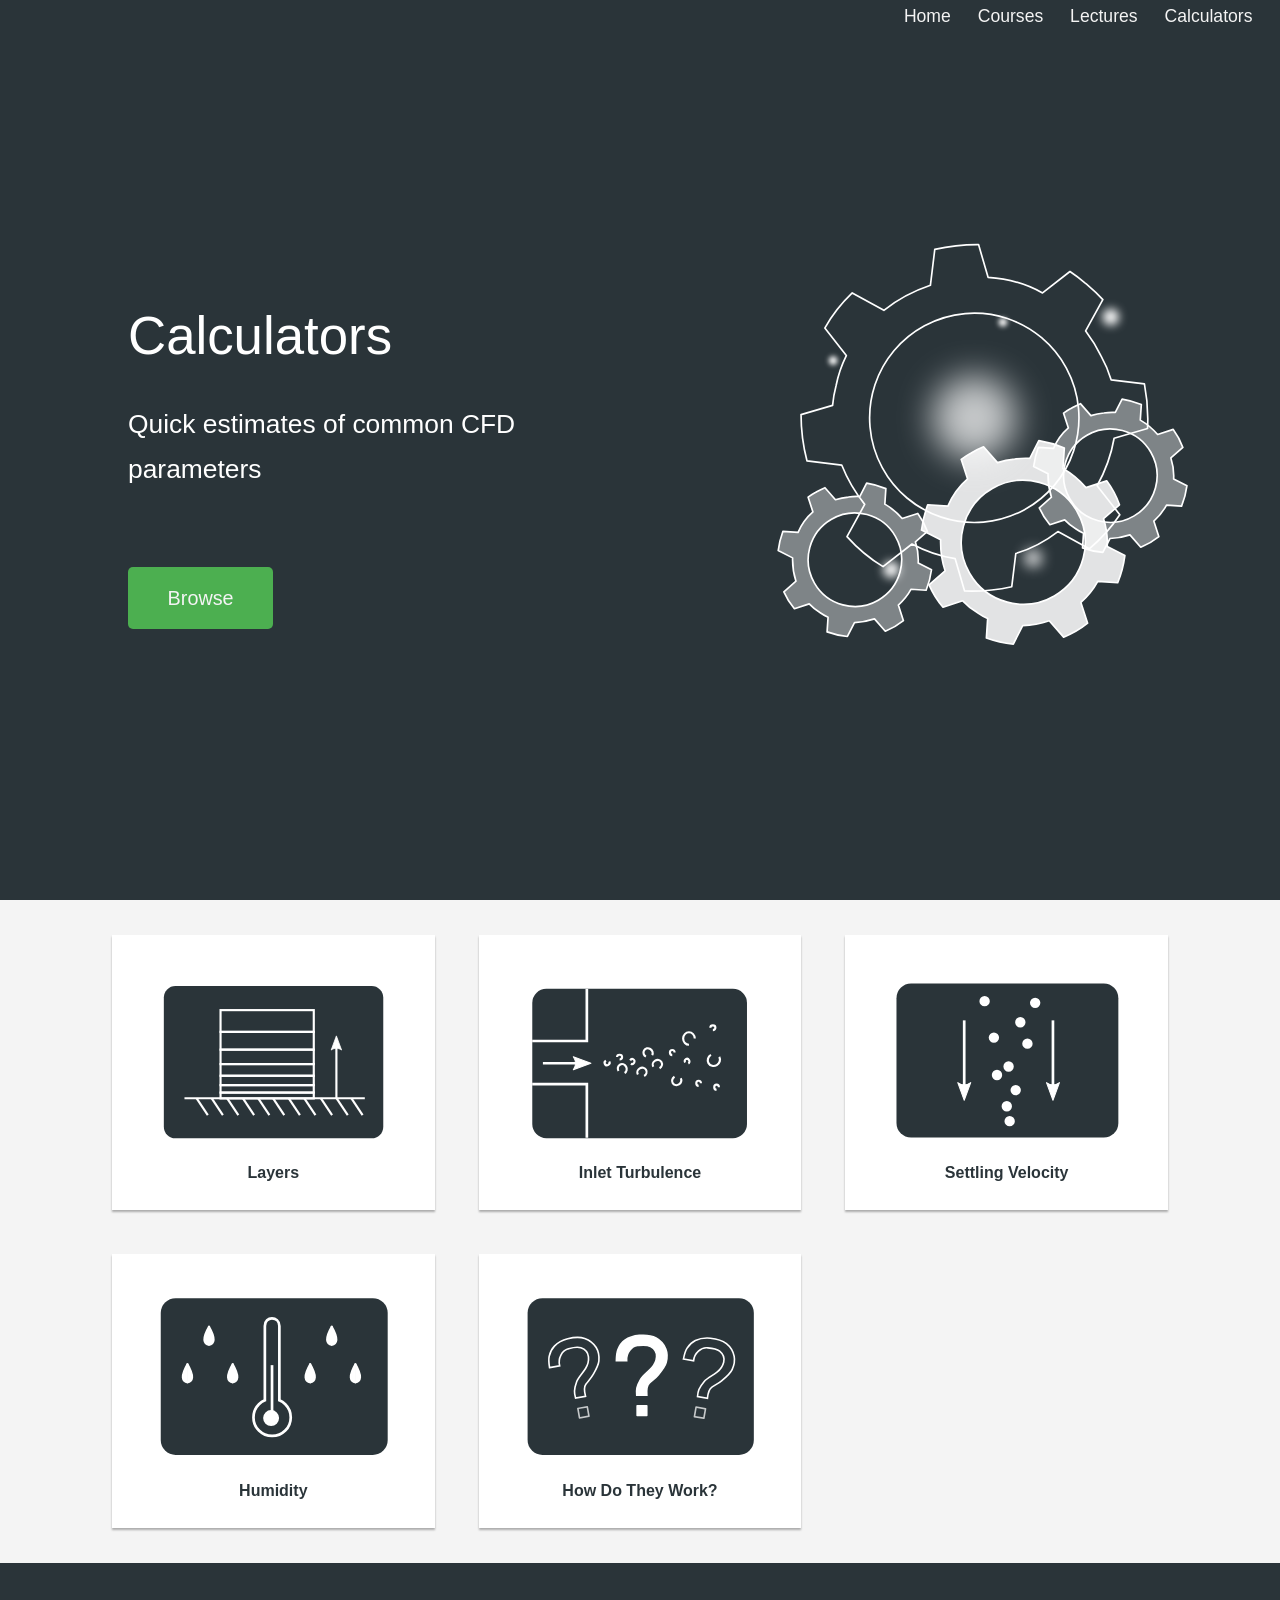
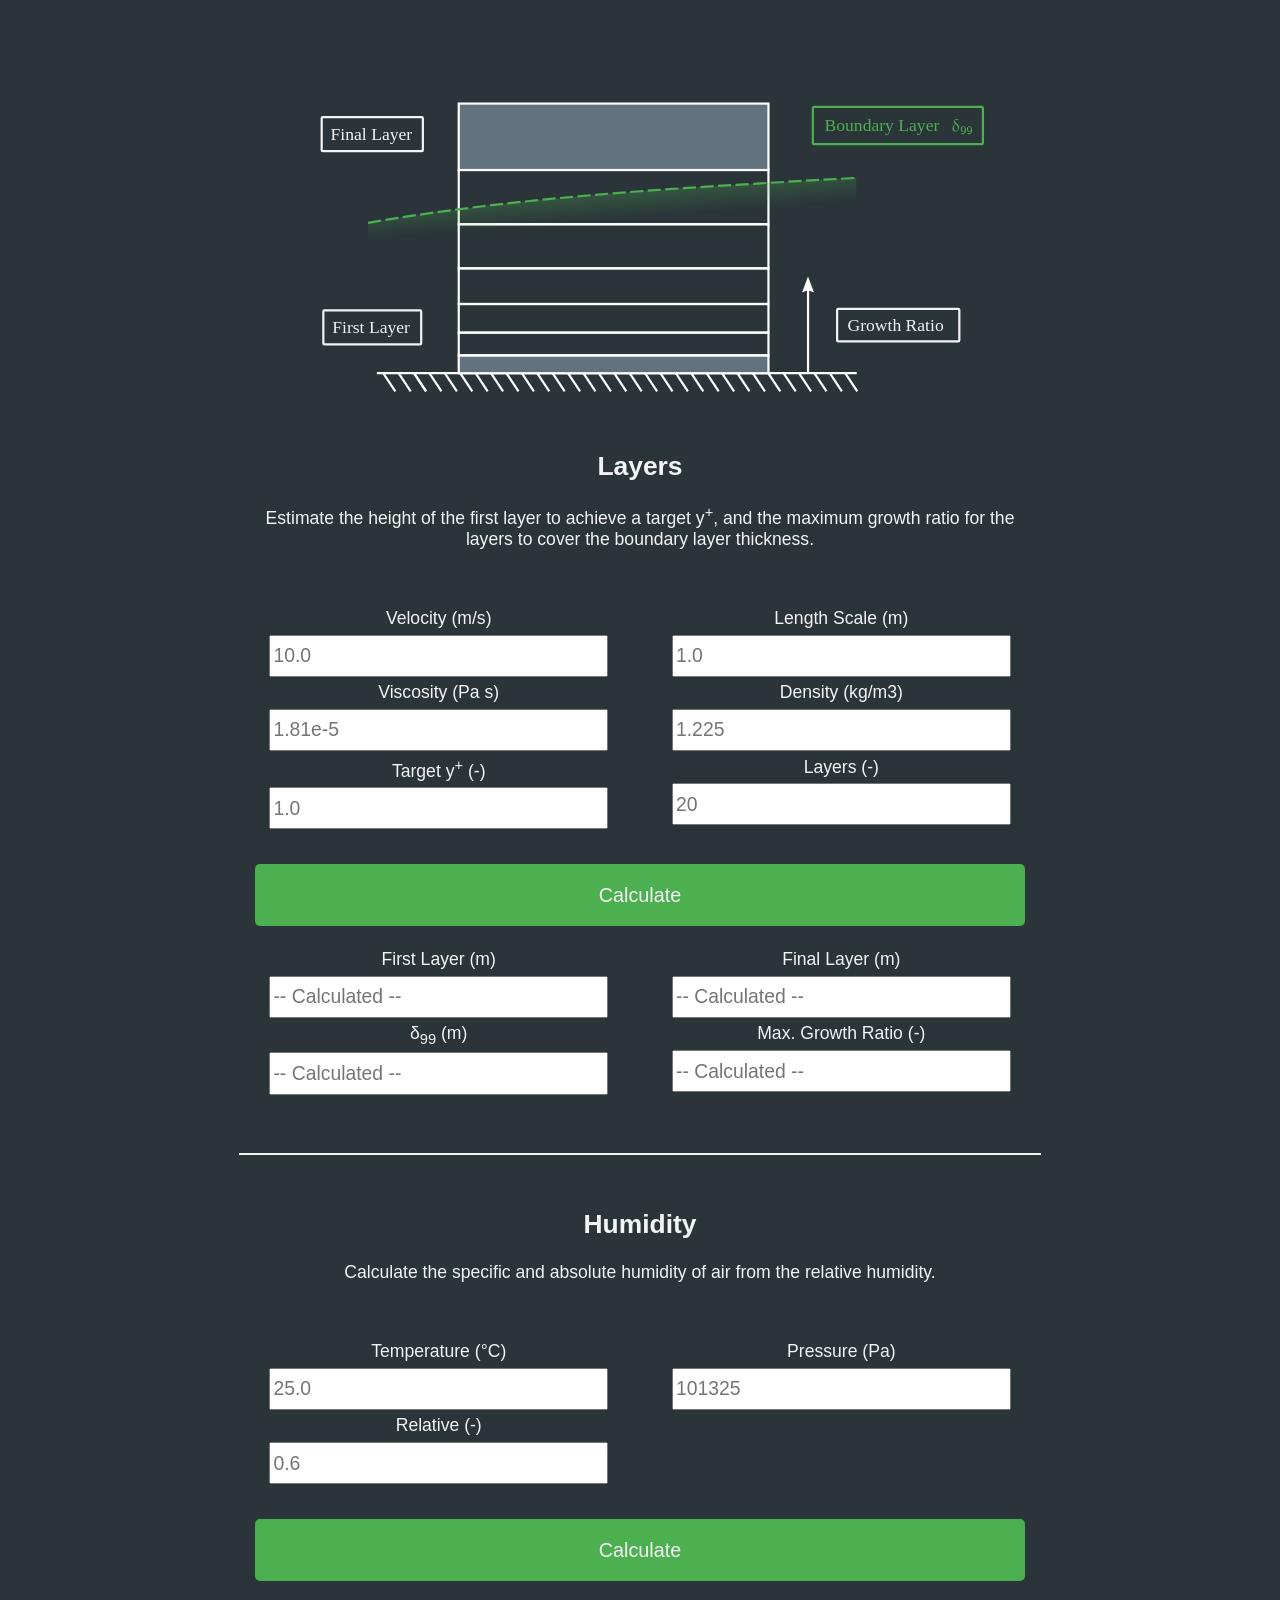
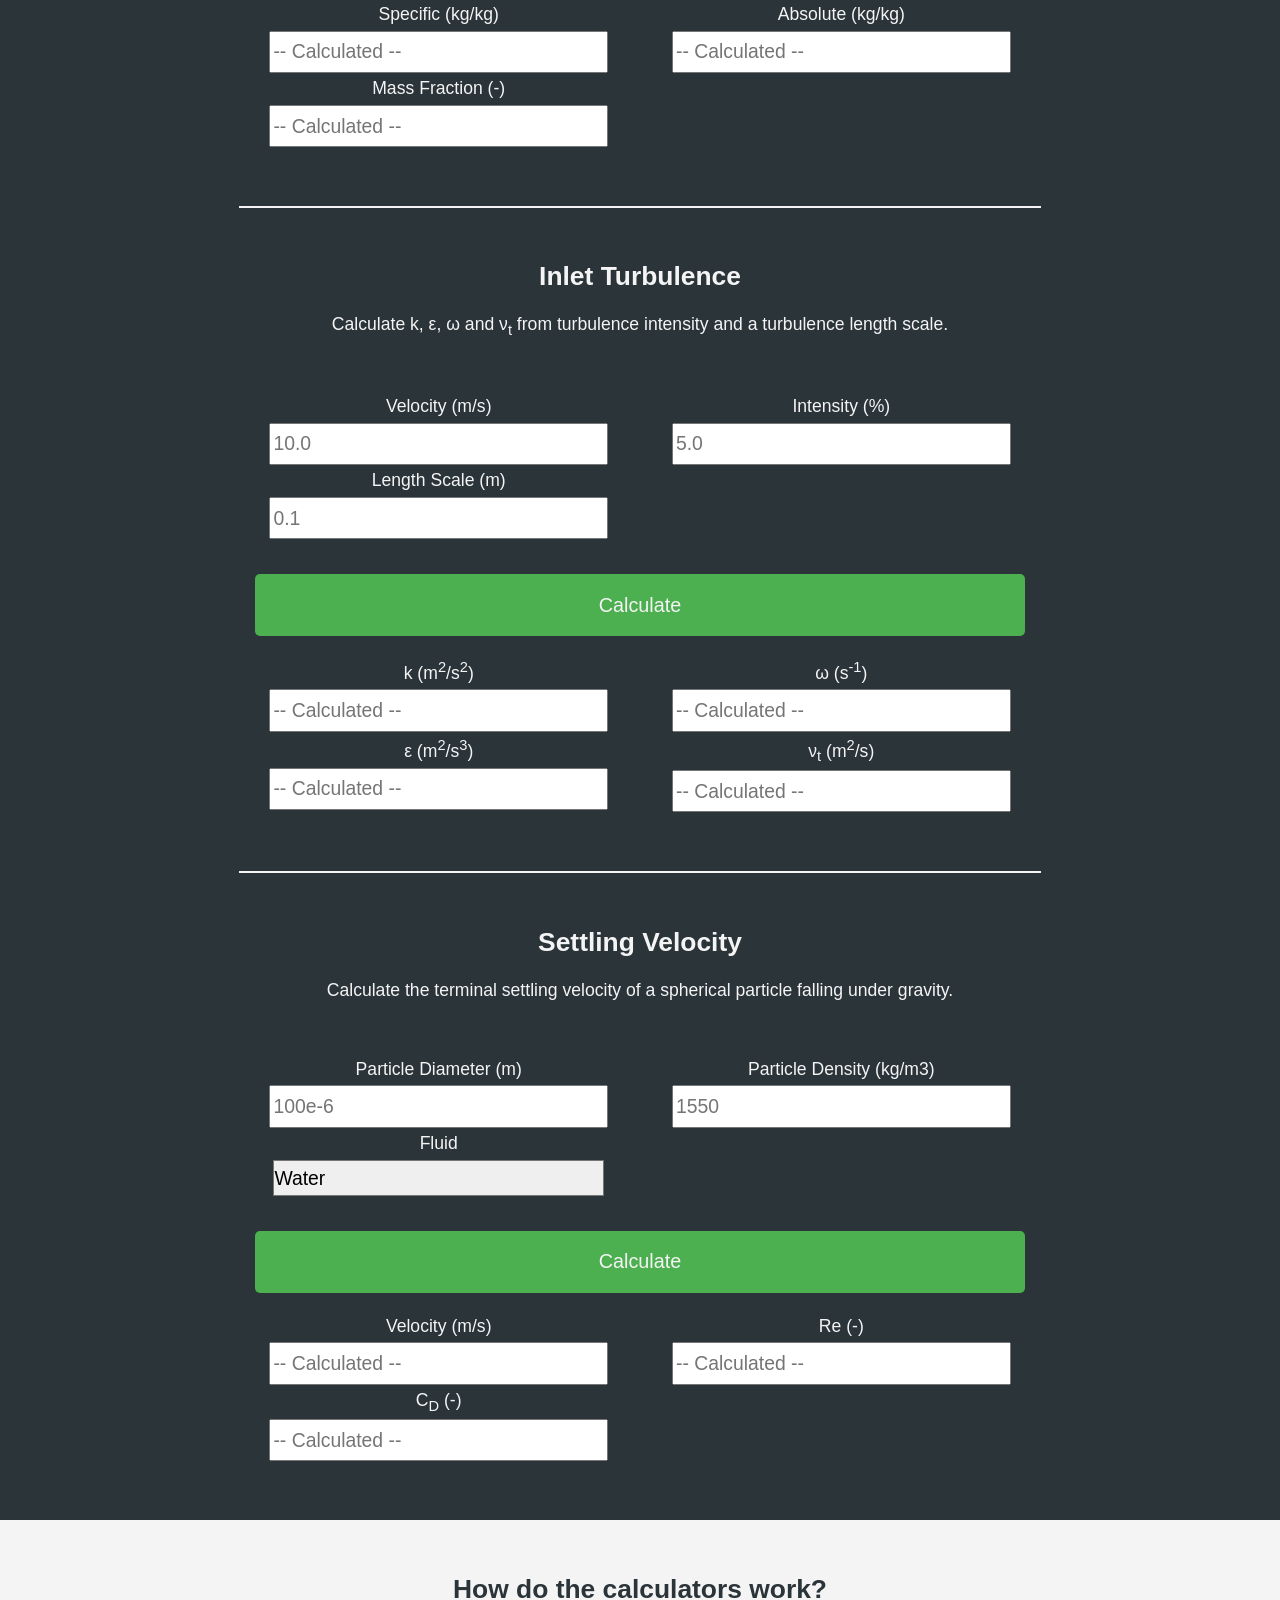
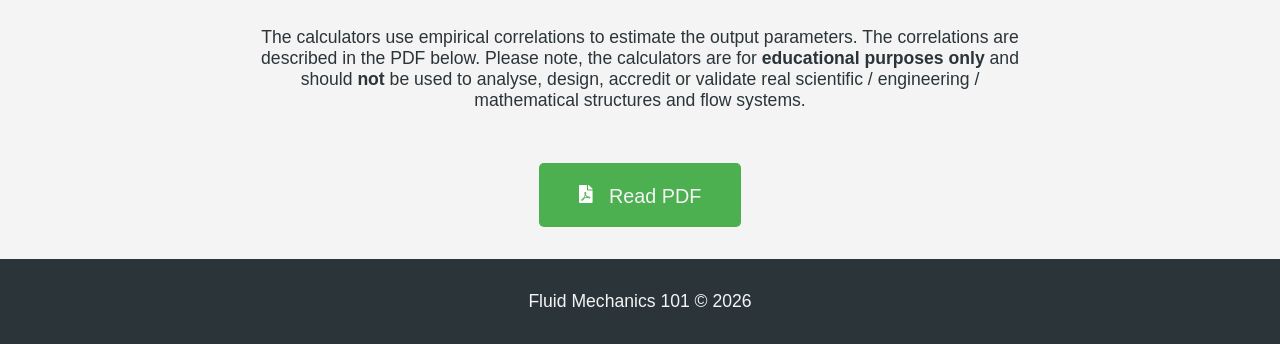
<file: pages/tools.html>
<!DOCTYPE html>
<html lang="en">
<head>
    <meta charset="utf-8">
    <meta name="viewport" content="width=device-width, initial-scale=1.0">
    <meta name="description" content="Learn Computational Fluid Dynamics (CFD). Discover key equations and references used by popular CFD codes">
    <meta name="keywords" content="Fluid Mechanics 101, CFD, OpenFOAM, ANSYS, ANSYS Fluent, SIMPLE Algorithm, Lectures, Calculators">
    <meta name="theme-color" content="#f4f4f4">
    <meta name="title" content="Calculators and Tools">
    <link rel="stylesheet" type="text/css" href="../css/style.css">
    <title>Fluid Mechanics 101</title>
</head>
<body>

    <!-- Nav Bar -->
    <nav class="main-nav">
      <ul>
        <li><a href="../index.html">Home</a></li>
        <li><a href="shop.html">Courses</a></li>
        <li><a href="lectures.html">Lectures</a></li>
        <li><a href="tools.html">Calculators</a></li>
      </ul>
    </nav>

    <header class="showcase">
        <div class="background background-tools"></div>
        <div class="background-content">
            <h1 class="title">Calculators</h1>
            <p class="text">
                Quick estimates of common CFD parameters
            </p>
            <button
              id="scroll-down-button"
              class="button"
              onclick="scrollDown()">
              Browse</button>
        </div>
    </header>

    <section class="bg-light">
        <div class="card-container card-grid">
            <a
              class="card card-click"
              aria-label="Scroll to Inflation Layers calculator"
              onclick="scrollToSection('firstCellHeightSection')">
                <img
                  src="../img/firstCellHeight.svg"
                  alt="Inflation layer image">
                <div class="text">
                    <h4>Layers</h4>
                </div>
            </a>
            <a
              class="card card-click"
              aria-label="Scroll to Turbulence calculator"
              onclick="scrollToSection('inletTurbulenceSection')">
                <img
                  src="../img/turbulenceInlet.svg"
                  alt="Turbulence inlet image">
                <div class="text">
                    <h4>Inlet Turbulence</h4>
                </div>
            </a>
            <a
              class="card card-click"
              aria-label="Scroll to Particle settling calculator"
              onclick="scrollToSection('particleSettlingSection')">
                <img
                  src="../img/particleSettling.svg"
                  alt="Particle settling image">
                <div class="text">
                    <h4>Settling Velocity</h4>
                </div>
            </a>
            <a
              class="card card-click"
              aria-label="Scroll to Humidity calculator"
              onclick="scrollToSection('humiditySection')">
                <img
                  src="../img/humidity.svg"
                  alt="Humidity measurement image">
                <div class="text">
                    <h4>Humidity</h4>
                </div>
            </a>
            <a
              class="card card-click"
              aria-label="Scroll to explanation document"
              onclick="scrollToSection('howItWorksSection')">
                <img
                  src="../img/howDoesItWork.svg"
                  alt="How do the calculators work image">
                <div class="text">
                    <h4>How Do They Work?</h4>
                </div>
            </a>
        </div>
    </section>

    <!-- Calculators -->
    <section>
        <div class="container-slim centre bg-dark dotted-border-bottom" id="firstCellHeightSection">
            <img
              class="half-image"
              src="../img/firstCellHeightDiagram.svg"
              alt="cell-height-image">
            <div class="form-header">
                <h2>Layers</h2>
                <p>Estimate the height of the first layer to achieve a target y<sup>+</sup>, and the maximum growth ratio for the layers to cover the boundary layer thickness.</p>
            </div>
            <div class="form-wrapper">
                <form
                  name="cellHeightCalculatorForm"
                  id="cellHeightCalculatorForm"
                  onsubmit="return false">
                    <p>
                        <label>Velocity (m/s)</label>
                        <input
                          type="text"
                          name="flowVelocity"
                          placeholder="10.0">
                    </p>
                    <p>
                        <label>Length Scale (m)</label>
                        <input
                          type="text"
                          name="lengthScale"
                          placeholder="1.0">
                    </p>
                    <p>
                        <label>Viscosity (Pa s)</label>
                        <input
                          type="text"
                          name="dynamicViscosity"
                          placeholder="1.81e-5">
                    </p>
                    <p>
                        <label>Density (kg/m3)</label>
                        <input
                          type="text"
                          name="density"
                          placeholder="1.225">
                    </p>
                    <p>
                        <label>Target y<sup>+</sup> (-)</label>
                        <input
                          type="text"
                          name="yPlus"
                          placeholder="1.0">
                    </p>
                    <p>
                        <label>Layers (-)</label>
                        <input
                          type="text"
                          name="layers"
                          placeholder="20">
                    </p>
                    <p class="full">
                        <button
                          id="submitbutton-cellheight"
                          name="calculatebutton"
                          class="button"
                          type="submit"
                          onClick="cellHeight(this.form)">
                          Calculate</button>
                    </p>
                    <p>
                        <label>First Layer (m)</label>
                        <input
                          type="text"
                          name="yH"
                          placeholder="-- Calculated --" readonly>
                    </p>
                    <p>
                        <label>Final Layer (m)</label>
                        <input
                          type="text"
                          name="finalLayer"
                          placeholder="-- Calculated --" readonly>
                    </p>

                    <p>
                        <label>&#948;<sub>99</sub> (m)</label>
                        <input
                          type="text"
                          name="delta99"
                          placeholder="-- Calculated --" readonly>
                    </p>

                    <p>
                        <label>Max. Growth Ratio (-)</label>
                        <input
                          type="text"
                          name="growthRatio"
                          placeholder="-- Calculated --" readonly>
                    </p>
                </form>
            </div>
        </div>
    </section>

    <section>
        <div class="container-slim centre bg-dark dotted-border-bottom" id="humiditySection">
            <div class="form-header">
                <h2>Humidity</h2>
                <p>Calculate the specific and absolute humidity of air from the relative humidity.</p>
            </div>
            <div class="form-wrapper">
                <form
                  name="humidityCalculatorForm"
                  id="humidityCalculatorForm"
                  onsubmit="return false">
                    <p>
                        <label>Temperature (&#176;C)</label>
                        <input
                          type="text"
                          name="temperature"
                          placeholder="25.0">
                    </p>
                    <p>
                        <label>Pressure (Pa)</label>
                        <input
                          type="text"
                          name="pressure"
                          placeholder="101325">
                    </p>
                    <p>
                        <label>Relative (-)</label>
                        <input
                          type="text"
                          name="relativeHumidity"
                          placeholder="0.6">
                    </p>
                    <p class="full">
                        <button
                          id="submitbutton-humidity"
                          name="calculatebutton"
                          class="button"
                          type="submit"
                          onClick="humidity(this.form)">
                          Calculate</button>
                    </p>
                    <p>
                        <label>Specific (kg/kg)</label>
                        <input
                          type="text"
                          name="specificHumidity"
                          placeholder="-- Calculated --" readonly>
                    </p>
                    <p>
                        <label>Absolute (kg/kg)</label>
                        <input
                          type="text"
                          name="absoluteHumidity"
                          placeholder="-- Calculated --" readonly>
                    </p>
                    <p>
                        <label>Mass Fraction (-)</label>
                        <input
                          type="text"
                          name="massFraction"
                          placeholder="-- Calculated --" readonly>
                    </p>
                </form>
            </div>
        </div>
    </section>

    <section>
        <div class="container-slim centre bg-dark dotted-border-bottom" id="inletTurbulenceSection">
            <div class="form-header">
                <h2>Inlet Turbulence</h2>
                <p>Calculate k, &#949;, &#969; and &#957;<sub>t</sub> from turbulence intensity and a turbulence length scale.</p>
            </div>
            <div class="form-wrapper">
                <form
                  name="turbulenceCalculatorForm"
                  id="turbulenceCalculatorForm"
                  onsubmit="return false">
                    <p>
                        <label>Velocity (m/s)</label>
                        <input
                          type="text"
                          name="flowVelocity"
                          placeholder="10.0">
                    </p>
                    <p>
                        <label>Intensity (%)</label>
                        <input
                          type="text"
                          name="intensity"
                          placeholder="5.0">
                    </p>
                    <p>
                        <label>Length Scale (m)</label>
                        <input
                          type="text"
                          name="lengthScale"
                          placeholder="0.1">
                    </p>
                    <p class="full">
                        <button
                          id="submitbutton-turbulence"
                          name="calculatebutton"
                          class="button"
                          type="submit"
                          onClick="turbulence(this.form)">
                          Calculate</button>
                    </p>
                    <p>
                        <label>k (m<sup>2</sup>/s<sup>2</sup>)</label>
                        <input
                          type="text"
                          name="k"
                          placeholder="-- Calculated --">
                    </p>
                    <p>
                        <label>&#969; (s<sup>-1</sup>)</label>
                        <input
                          type="text"
                          name="omega"
                          placeholder="-- Calculated --" readonly>
                    </p>
                    <p>
                        <label>&#949; (m<sup>2</sup>/s<sup>3</sup>)</label>
                        <input
                          type="text"
                          name="epsilon"
                          placeholder="-- Calculated --" readonly>
                    </p>
                    <p>
                        <label>&#957;<sub>t</sub> (m<sup>2</sup>/s)</label>
                        <input
                          type="text"
                          name="nut"
                          placeholder="-- Calculated --" readonly>
                    </p>
                </form>
            </div>
        </div>
    </section>

    <section>
        <div class="container-slim centre bg-dark" id="particleSettlingSection">
            <div class="form-header">
                <h2>Settling Velocity</h2>
                <p>Calculate the terminal settling velocity of a spherical particle falling under gravity.</p>
            </div>
            <div class="form-wrapper">
                <form
                  name="settlingVelocityCalculatorForm"
                  id="settlingVelocityCalculatorForm"
                  onsubmit="return false">
                    <p>
                        <label>Particle Diameter (m)</label>
                        <input
                          type="text"
                          name="diameter"
                          placeholder="100e-6">
                    </p>
                    <p>
                        <label>Particle Density (kg/m3)</label>
                        <input
                          type="text"
                          name="particleDensity"
                          placeholder="1550">
                    </p>
                    <p>
                        <label>Fluid</label>
                            <select name="fluidChoice">
                                <option value="Water">Water</option>
                                <option value="Air">Air</option>
                             </select>
                    </p>
                    <p class="full">
                        <button
                          id="submitbutton-settling"
                          name="calculatebutton"
                          class="button"
                          type="submit"
                          onClick="particleSettling(this.form)">
                          Calculate</button>
                    </p>
                    <p>
                        <label>Velocity (m/s)</label>
                        <input
                          type="text"
                          name="settlingVelocity"
                          placeholder="-- Calculated --" readonly>
                    </p>
                    <p>
                        <label>Re (-)</label>
                        <input
                          type="text"
                          name="reynoldsNumber"
                          placeholder="-- Calculated --" readonly>
                    </p>
                    <p>
                        <label>C<sub>D</sub> (-)</label>
                        <input
                          type="text"
                          name="cd"
                          placeholder="-- Calculated --" readonly>
                    </p>
                </form>
            </div>
        </div>
    </section>

    <section class="bg-light">
        <div class="container-slim centre" id="howItWorksSection">
            <div class="form-header">
                <h2>How do the calculators work?</h2>
                <p>
                  The calculators use empirical correlations to estimate the output parameters. The correlations are described in the PDF below. Please note, the calculators are for <b>educational purposes only</b> and should <b>not</b> be used to analyse, design, accredit or validate real scientific / engineering / mathematical structures and flow systems.
                </p>
            </div>
            <a
              href="../pdf/calculators.pdf"
              download_target="_blank"
              rel="noreferrer"
              class="download-button">
              <img
                src="../img/pdfSymbol.svg"
                alt="Download Link">
              Read PDF</a>
        </div>
    </section>

    <!-- Footer -->
    <button
      onclick="scrollToTop()"
      id="scrollTopButton"
      title="Go to top">
      Top
    </button>

    <footer class="centre bg-dark">
      <p>Fluid Mechanics 101 &copy; 2026</p>
    </footer>

    <!-- Render Blocking scripts and style sheets -->
    <script src="../js/scrollButton.js" defer></script>
    <script src="../js/scrollTopButton.js" defer></script>
    <script src="../js/calculator.js" defer></script>

</body>
</html>
</file>
<file: css/style.css>
/* Common settings */
html {
    scroll-behavior: smooth;
}

@media (prefers-reduced-motion: reduce) {
    html {
        scroll-behavior: auto;
    }
}

body{
    background-color: #2a3439;
    margin: 0;
    color: #fff;
    font-family: 'Segoe UI', Tahoma, Geneva, Verdana, sans-serif;
    font-size: 1.1em;
}

/* Nav bar */
.main-nav{
    background-color: #2a3439;
    position: fixed;
    width: 100%;
    height:2.5em;
    z-index:2;
}

.main-nav ul{
    float: right;
    margin: 0;
    padding: 0.3125em 0.3125em 0.3125em 0.3125em;
    list-style: none;
    height:3.125em;
}

.main-nav li{
    display: inline-block;
    vertical-align:middle;
    padding-right: 1.25em;
}

.main-nav li a{
    color: #f4f4f4;
    text-decoration: none;
}

.main-nav li a:hover{
    color: #4CAF50;
}

/* Title */
h1.title,
h2.title,
.accordion-title .title {
    font-weight: normal;
}

/* Background image */
.background{
    height: 100vh;
    width: 100%;
    background-position: center;
    background-repeat: no-repeat;
    background-size: cover;
}

.background-main{
    background-image: url("../img/background.svg");
}

.background-courses{
    background-image: url("../img/backgroundCourses.png");
}

.background-lectures{
    background-image: url("../img/backgroundLectures.svg");
}

.background-tools{
    background-image: url("../img/backgroundTools.svg");
}

.background-content{
    position: absolute;
    z-index: 1;
    top: 30%;
    left: 10%;
    text-align: left;
    width: 28.125em;
}

.background-content .title{
    font-size: 3em;
}

.background-content .text{
    font-size: 1.5em;
    line-height: 1.7;
    margin-top: 1.25em;
}

.background-content .button, .background-content .download-button{
    margin-top: 2.5em;
}

.tile .button{
    margin-top: 1.25em;
}

.button, .download-button{
    padding: 0.9735em 2em;
    text-align: center;
    text-decoration: none;
    display: inline-block;
    font-size: 1.125em;
    border-radius: 0.25em;
    background-color: #4CAF50;
    color: #f4f4f4;
    border: none;
    font-family: inherit;
}

.button:hover{
    color: #2a3439;
    background-color: #f4f4f4;
    cursor: pointer;
}

.download-button:hover{
    opacity: 0.5;
    cursor: pointer;
}

.red-button{
    padding: 0.9735em 2em;
    text-align: center;
    text-decoration: none;
    display: inline-block;
    font-size: 1.125em;
    border-radius: 0.25em;
    background-color:   #d01d3e;
    color: #f4f4f4;
    border: none;
}

.red-button:hover{
    color: #2a3439;
    background-color: #f4f4f4;
    cursor: pointer;
}

/* Content container */

.container{
    max-width: 60em;
    margin: auto;
    overflow: hidden;
    padding: 2rem 1rem;
}

.top-padding-extra{
    padding-top: 6em;
}

.top-padding-added{
    padding-top: 2em;
}

.container-slim{
    max-width: 43.75em;
    margin: auto;
    overflow: hidden;
    padding: 2rem 1rem;
}

.dotted-border-bottom{
    border-bottom: #f4f4f4 solid 0.125em;
}

.text-box{
    margin-left: 2rem;
    margin-right: 2rem;
}

.tile{
    margin-top: 1em;
}

.grid-3{
    display: grid;
    grid-template-columns: 1fr 1fr 1fr;
    grid-gap: 2.5em;
}

.grid-2{
    display: grid;
    grid-template-columns: 1fr 1fr;
    grid-gap: 0em;
}

.image-icon img{
  display: block;
  margin-left: auto;
  margin-right: auto;
  padding-top: 5em;
}

.profile-photo img{
  display: block;
  margin-left: auto;
  margin-right: auto;
  padding-top: 0.625em;
}

/* Footer */
footer p{
    margin:0;
}

footer{
    padding: 2.0rem;
}

/* Utility classes */
.centre{
    text-align: center;
    margin:auto;
}

.align-left{
    text-align: left;
}

.bg-light{
    background-color: #f4f4f4;
    color: #2a3439;
}

.bg-dark{
    background-color: #2a3439;
    color:#f4f4f4;
}

.bg-grey{
    background-color: #323232;
    color:#f4f4f4;
}

.large-font{
    font-size: 1.4em;
}

.dark-font{
    color: #2a3439;
}

/* Card grid */
a.card {
    background: transparent;
    border: none;
    font-family: inherit;
    font-size: 1rem;
    color: inherit;
    cursor: pointer;
    padding: 0;
    display: block;
    width: 100%
    text-decoration: none;
}

a.card,
a.card * {
    text-decoration: none;
}

.card-container{
    max-width: 60em;
    margin: auto;
    overflow: hidden;
    padding-top: 2em;
    padding-left: 3em;
    padding-right: 3em;
    padding-bottom: 2em;
}

.card-grid {
  display: grid;
  grid-template-columns: 1fr 1fr 1fr;
  grid-gap: 2.5em;
  align-items: stretch;
}

.card-grid .card img {
  max-width: 100%;
}

.card-grid .card{
  box-shadow: 0em 0.125em 0.125em 0em  rgba(0,0,0,0.3);
  background-color: #fff;
}

.card-grid .card .text,
.card-grid .card .text-block {
    padding: 1.25em;
    text-align: center;
    display: block;
}

.card-grid .card .text h4,
.card-grid .card .text-block h4 {
    text-align: center;
    margin-top: 0;
    margin-bottom: 0.5em;
}

.card-grid .card .text-block ul,
.card-grid .card .text ul{
    text-align: left;
    display: inline-block;
    padding-left: 1.25em;
}

.card-click:hover{
    cursor: pointer;
    box-shadow: 0 0.5em 1em 0 rgba(0,0,0,0.2);
}

.buy-button{
    text-align: center;
    margin-bottom: 1em;
}

#scroll-down-button{
    scroll-behavior: smooth;
}

/* Form styling */
.form-wrapper form{
    display: grid;
    grid-template-columns: 1fr 1fr;
    -webkit-column-gap: 2em;
    -moz-column-gap: 2em;
    column-gap: 2em;
    padding-bottom: 1.5em;
}

.form-wrapper form label{
    display:block;
    padding-top: 0.3125em;
    padding-bottom: 0.3125em;
}

.form-wrapper form p{
    margin-top: 0;
    margin-bottom: 0;
}

.form-wrapper form .full{
    grid-column: 1 / 3;
    padding-top: 2em;
    padding-bottom:1em;
}

.form-wrapper form input{
    width:90%;
    height:1.875em;
}

.form-wrapper form input[type="text"]{
    font-size:1.1em;
}

.form-wrapper select{
    font-size:1.1em;
    width:90%;
    height:1.875em;
    -webkit-appearance: none;  /* for webkit (safari, chrome) compatibility */
    -moz-appearance: none; /* for firefox compatibility */
    appearance: none;
}

.form-wrapper select option{
    font-size:1.1em;
}

.form-wrapper form p .button{
    width: 100%;
}

.form-header{
    padding-bottom: 2em;
}

/* Accordion Class*/
.container-accordion{
    max-width: 67.5em;
    margin: auto;
    overflow: hidden;
    padding-top: 0em;
    padding-left: 3em;
    padding-right: 3em;
    padding-bottom: 3em;
}

.accordion-title p{
    font-size: 2em;
}

.accordion {
    cursor: pointer;
    padding: 1.125em;
    width: 100%;
    border: none;
    text-align: left;
    outline: none;
    font-size: 1.2em;
    font-family: 'Segoe UI', Tahoma, Geneva, Verdana, sans-serif;
    transition: 0.4s;
}

.accordion-light{
    background-color: #f4f4f4;
    color: #2a3439;
}

.accordion-dark{
    background-color: #2a3439;
    color:#f4f4f4;
}

.bg-light .active, .accordion-light:hover {
  background-color: #ccc;
}

.bg-dark .active, .accordion-dark:hover {
  background-color: #192023ff;
}

.accordion-light:after {
  content: '\002B';
  color: #2a3439;
  font-weight: bold;
  float: right;
  margin-left: 0.3125em;
}

.accordion-dark:after {
  content: '\002B';
  color: #f4f4f4;
  font-weight: bold;
  float: right;
  margin-left: 0.3125em;
}

.active:after {
  content: "\2212";
}

.panel {
    padding: 0 1.125em;
    max-height: 0;
    overflow: hidden;
    transition: max-height 0.2s ease-out;
}

.panel-light{
    background-color: white;
    border-bottom-style: solid;
    border-bottom-width: 1px;
    border-bottom-color: #2a3439;
}

.panel-dark{
    background-color: #3c4a51ff;
    border-bottom-style: solid;
    border-bottom-width: 1px;
    border-bottom-color: white;
}

/* Half Page Image */
.container-half-image {
  position: relative;
}

.half-image {
    width: 100%;
}

.container-half-image .title{
    font-size: 3em;
}

.container-half-image .text{
    font-size: 1.5em;
    line-height: 1.7;
    margin-top: 1.25em;
}

.half-image-right .button,
.half-image-right .red-button{
    margin-top: 2.5em;
    margin-bottom: 2.5em;
}

.vertical-mid-align{
      display: flex;
      justify-content: center;
      align-items: center;
}

.half-image-right {
    z-index: 0;
    top: 30%;
    right: 15%;
    text-align: left;
    margin-left: 1em;
}

/* Text below half page */
.container-yt{
    max-width: 67.5em;
    margin: auto;
    overflow: hidden;
    padding-top: 3em;
    padding-left: 3em;
    padding-right: 3em;
    padding-bottom: 3em;
}

.padding-top-bottom{
    padding-top: 6em;
    padding-bottom: 6em;
}

.container-yt .title{
    font-size: 3em;
}

.container-yt .text{
    font-size: 1.5em;
    line-height: 1.7;
    margin-top: 1.25em;
}

.container-yt  .button{
    margin-top: 2.5em;
}

/* Pexels Container */
.pexels-container{
    position: relative;
}

.pexels-block{
    position: absolute;
    background-color: transparent;
    color: white;
    top: 40%;
    left: 50%;
    transform: translate(-50%, -50%);
    width: 80%;
}

.pexels-image img{
    width: 100%;
}

.pexels-block .title{
    font-size: 3em;
}

.pexels-block .text{
    font-size: 1.5em;
    line-height: 1.7;
    margin-top: 1.25em;
}

.pexels-block .button{
    margin-top: 2.5em;
    margin-bottom: 2.5em;
}

/* Scroll to the top button */
#scrollTopButton {
    display: none;
    position: fixed;
    bottom: 1.5em;
    right: 1.5em;
    z-index: 99;
    border: 0.125em solid white;
    outline: none;
    background-color: #2a3439;
    color: white;
    cursor: pointer;
    padding: 0.75em 1em 0.75em 1em;
    border-radius: 0.25em;
    font-size: 1em;
    scroll-behavior: smooth;
}

#scrollTopButton:hover {
    background-color: #e2e2e2;
    color: #2a3439;
    border: 0.125em solid #2a3439;
}

/* Media Quries */
@media(max-width: 560px){

    .background {
        background-image: url("../img/backgroundBlank.svg");
    }

    .background-content {
        width: 80%;
        text-align: center;
    }

    .background-content .title,
    .container-half-image .title,
    .container-yt .title {
        font-size: 2em;
        text-align: center;
    }

    .background-content .text,
    .container-half-image .text,
    .container-yt .text {
        font-size: 1.1em;
        text-align: center;
    }

    .accordion-title p{
        font-size: 1.5em;
    }

    .pexels-container .title{
        font-size: 1.5em;
        text-align: center;
    }

    .pexels-container .text{
        font-size: 1em;
        text-align: center;
    }

    .background-content .button{
        font-size: 1.1em;
    }

    .grid-3, .grid-2, .card-grid{
        grid-template-columns: 1fr;
    }

    .tile{
        border: #f4f4f4 solid 0.125em;
        padding: 2.0rem 5.0rem;
    }

    .half-image-right,
    .container-yt,
    .pexels-block {
        text-align: center;
    }

    .pexels-block{
        top: 55%;
    }

    .pexels-block .text{
        display: none;
    }

}

@media(min-width:560px) and (max-width:720px){

    .background{
        background-image: url("../img/backgroundBlank.svg");
    }

    .grid-3, .card-grid{
        grid-template-columns: 1fr 1fr;
    }

    .container-half-image,
    .container-yt {
        grid-template-columns: 1fr;
    }

    .container-half-image.title,
    .container-yt .title,
    .pexels-container .title {
        font-size: 2em;
    }

    .accordion-title p{
        font-size: 1.7em;
    }

    .container-half-image .text,
    .container-yt .text,
    .pexels-container .text {
        font-size: 1.1em;
    }

    .pexels-block{
        top: 50%;
    }

}

@media(min-width:720px) and (max-width:960px){

    .container-half-image .title,
    .container-yt .title,
    .pexels-container .title {
        font-size: 2.25em;
    }

    .accordion-title p{
        font-size: 1.8em;
    }

    .container-half-image .text,
    .container-yt .text,
    .pexels-container .text {
        font-size: 1.1em;
    }

    .pexels-block{
        top: 55%;
    }
}
</file>
